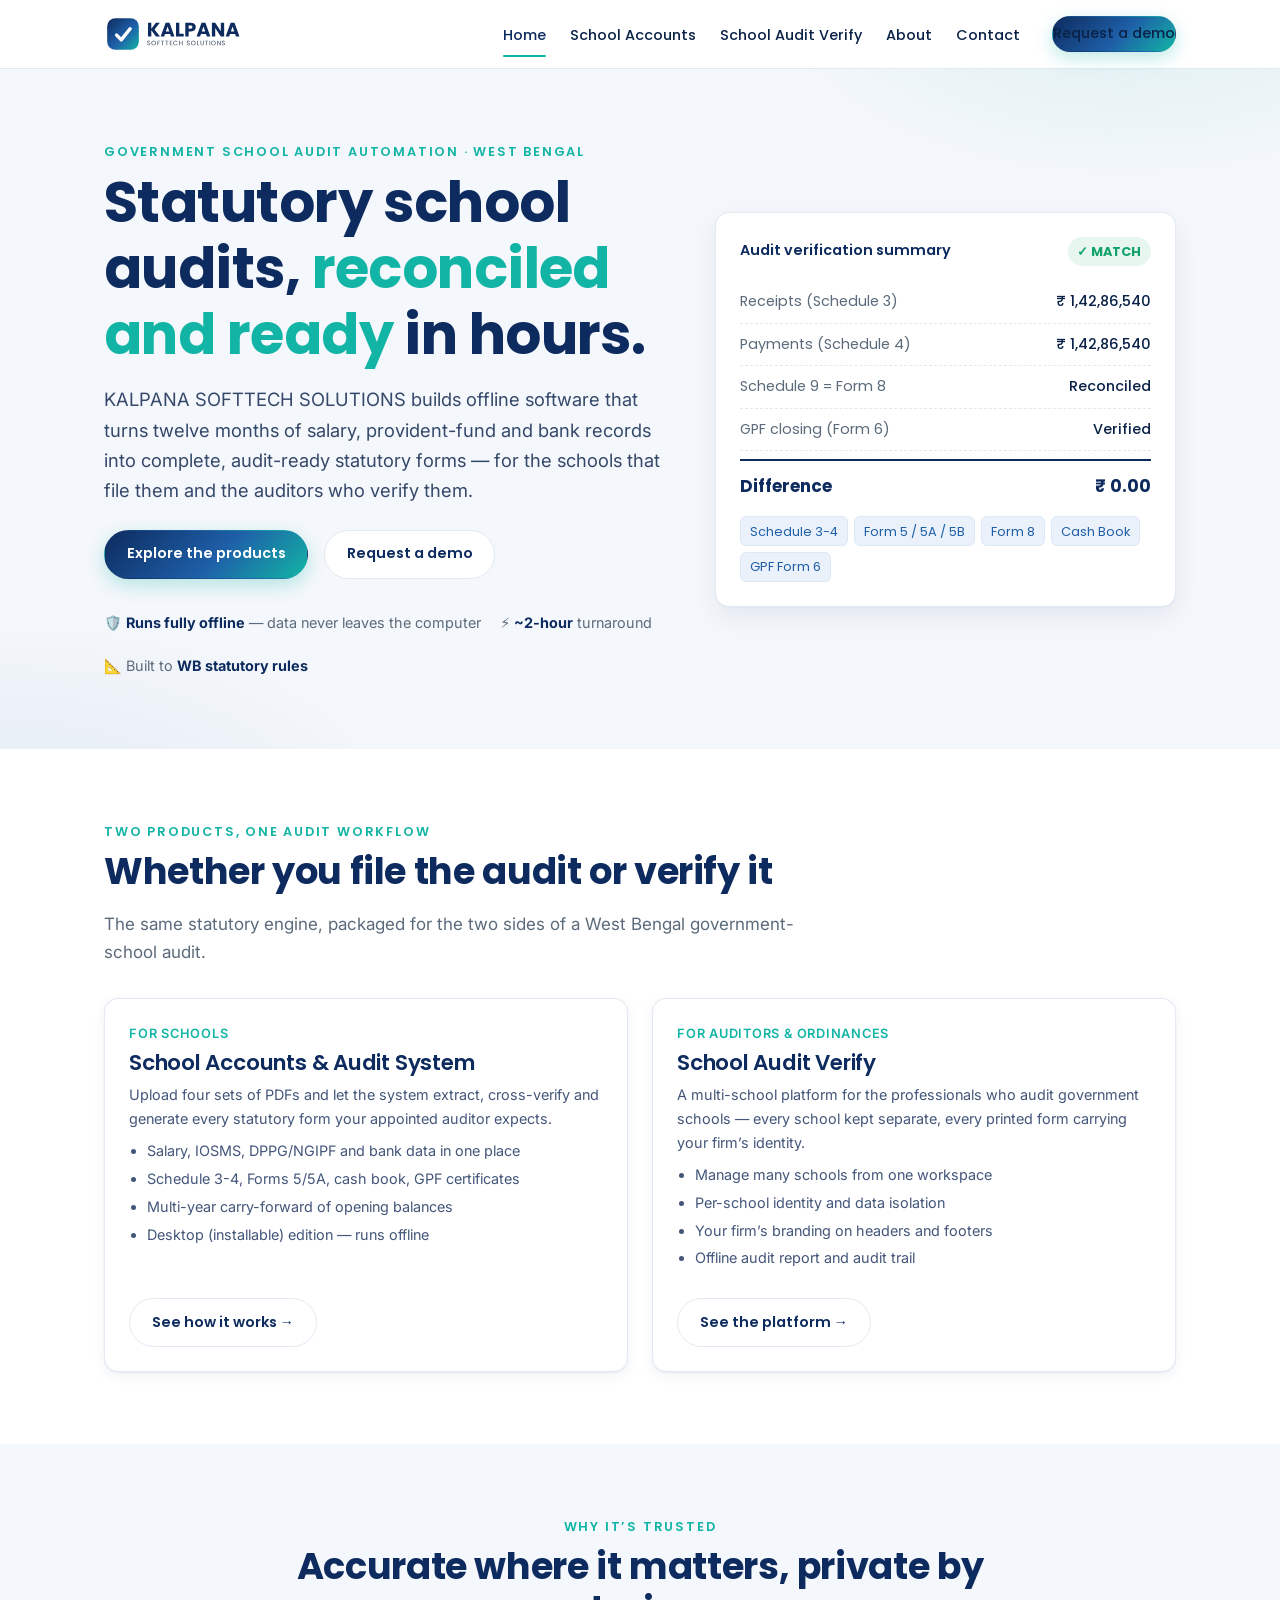
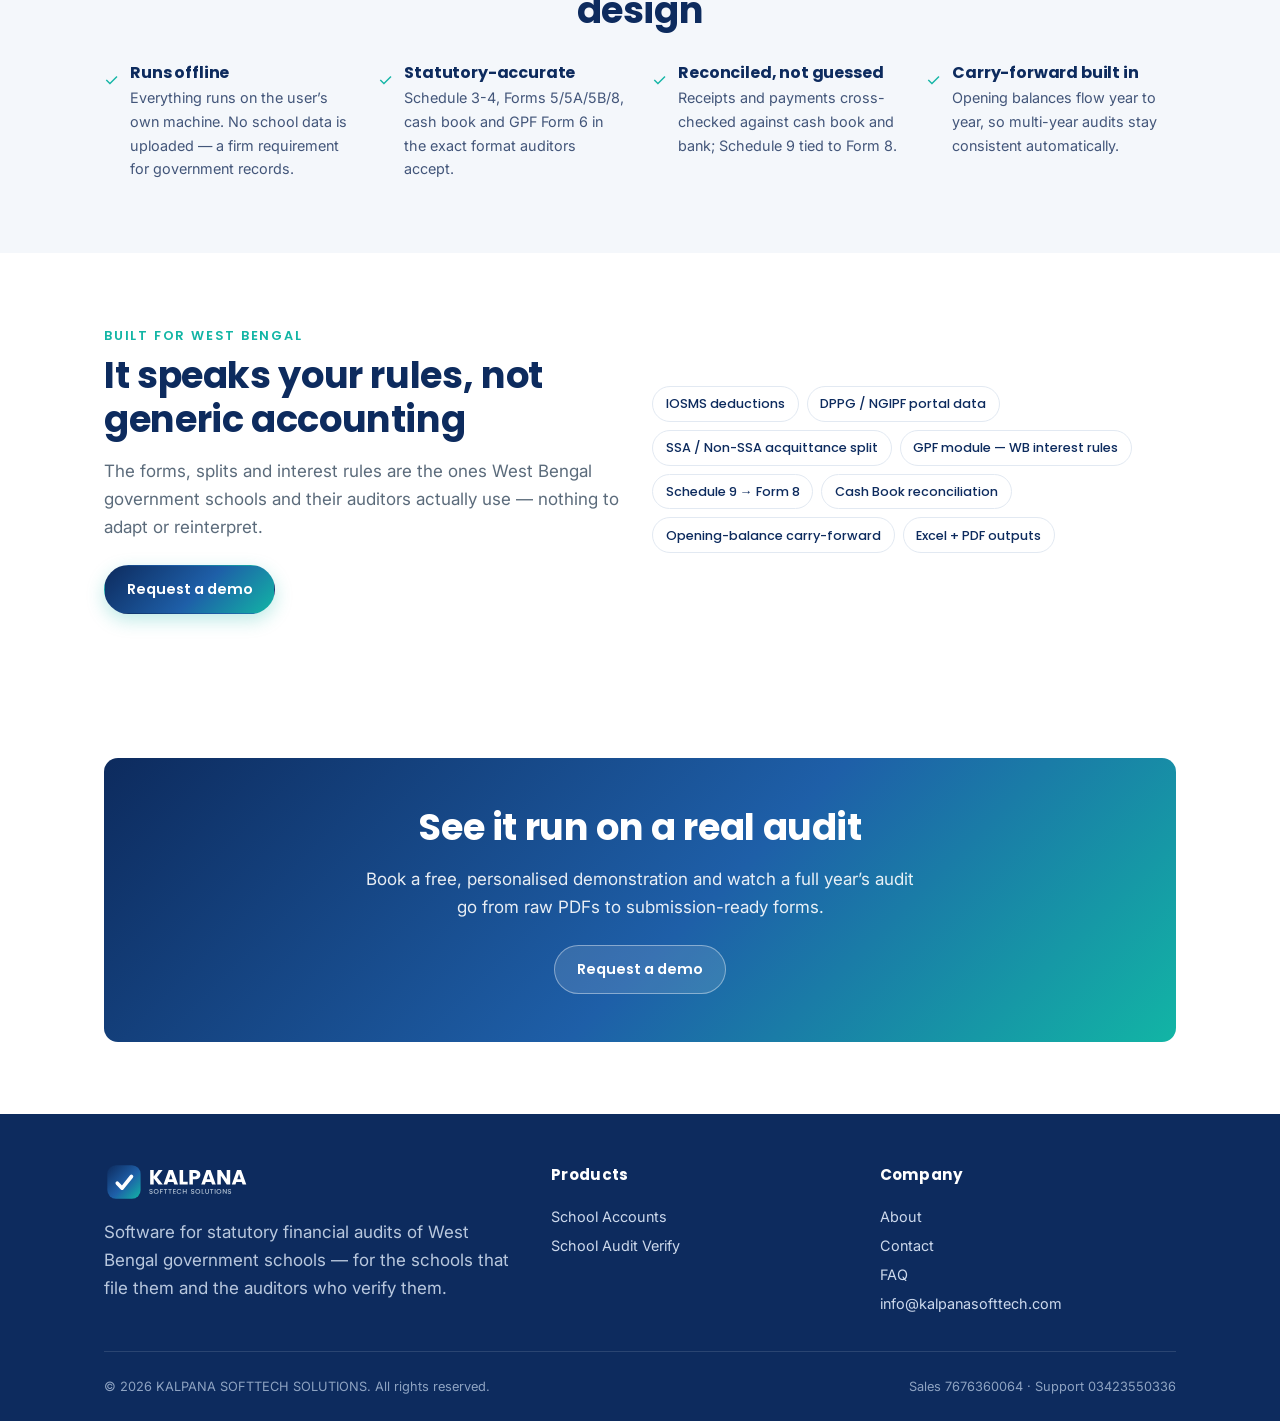
<file: index.html>
<!DOCTYPE html>
<html lang="en">
<head>
<meta charset="UTF-8">
<meta name="viewport" content="width=device-width, initial-scale=1.0">
<title>KALPANA SOFTTECH SOLUTIONS — School audit automation for West Bengal</title>
<meta name="description" content="Software that automates statutory financial audits for West Bengal government schools and the auditors who verify them. Runs offline; audit-ready forms in hours.">
<link rel="icon" href="assets/favicon.svg" type="image/svg+xml">
<link rel="alternate icon" href="assets/favicon-32.png">
<link rel="apple-touch-icon" href="assets/kalpana-icon-512.png">
<link rel="preconnect" href="https://fonts.googleapis.com">
<link rel="preconnect" href="https://fonts.gstatic.com" crossorigin>
<link href="https://fonts.googleapis.com/css2?family=Poppins:wght@400;500;600;700&family=Inter:wght@400;500;600&display=swap" rel="stylesheet">
<link rel="stylesheet" href="styles.css">
</head>
<body>

<header class="site-header">
  <div class="wrap nav">
    <a class="brand" href="index.html" aria-label="KALPANA SOFTTECH SOLUTIONS home">
      <img src="assets/kalpana-logo.svg" alt="KALPANA SOFTTECH SOLUTIONS">
    </a>
    <button class="nav-toggle" aria-label="Menu" aria-expanded="false" aria-controls="nav">
      <span></span><span></span><span></span>
    </button>
    <ul class="nav-links" id="nav">
      <li><a href="index.html" class="active">Home</a></li>
      <li><a href="school-accounts-audit-system.html">School Accounts</a></li>
      <li><a href="school-audit-verify.html">School Audit Verify</a></li>
      <li><a href="about.html">About</a></li>
      <li><a href="contact.html">Contact</a></li>
      <li class="nav-cta"><a class="btn btn-primary" href="contact.html">Request a demo</a></li>
    </ul>
  </div>
</header>

<main>

  <!-- HERO -->
  <section class="hero">
    <div class="wrap">
      <div class="hero-grid">
        <div>
          <p class="eyebrow">Government school audit automation · West Bengal</p>
          <h1>Statutory school audits, <span class="hl">reconciled and ready</span> in hours.</h1>
          <p class="lead">KALPANA SOFTTECH SOLUTIONS builds offline software that turns twelve months of salary, provident-fund and bank records into complete, audit-ready statutory forms — for the schools that file them and the auditors who verify them.</p>
          <div class="hero-cta">
            <a class="btn btn-primary" href="#products">Explore the products</a>
            <a class="btn btn-outline" href="contact.html">Request a demo</a>
          </div>
          <div class="hero-trust">
            <span>🛡️ <b>Runs fully offline</b> — data never leaves the computer</span>
            <span>⚡ <b>~2-hour</b> turnaround</span>
            <span>📐 Built to <b>WB statutory rules</b></span>
          </div>
        </div>

        <!-- Signature element: reconciliation / verification card -->
        <div class="verify-card" aria-hidden="true">
          <div class="vc-head">
            <span class="vc-title">Audit verification summary</span>
            <span class="vc-match">✓ MATCH</span>
          </div>
          <div class="vc-row"><span class="vc-k">Receipts (Schedule 3)</span><span class="vc-v">₹ 1,42,86,540</span></div>
          <div class="vc-row"><span class="vc-k">Payments (Schedule 4)</span><span class="vc-v">₹ 1,42,86,540</span></div>
          <div class="vc-row"><span class="vc-k">Schedule 9 = Form 8</span><span class="vc-v">Reconciled</span></div>
          <div class="vc-row"><span class="vc-k">GPF closing (Form 6)</span><span class="vc-v">Verified</span></div>
          <div class="vc-total"><span>Difference</span><span>₹ 0.00</span></div>
          <div class="vc-forms">
            <span class="vc-chip">Schedule 3-4</span>
            <span class="vc-chip">Form 5 / 5A / 5B</span>
            <span class="vc-chip">Form 8</span>
            <span class="vc-chip">Cash Book</span>
            <span class="vc-chip">GPF Form 6</span>
          </div>
        </div>
      </div>
    </div>
  </section>

  <!-- PRODUCTS -->
  <section class="section" id="products">
    <div class="wrap">
      <div class="section-head">
        <p class="eyebrow">Two products, one audit workflow</p>
        <h2>Whether you file the audit or verify it</h2>
        <p class="muted">The same statutory engine, packaged for the two sides of a West Bengal government-school audit.</p>
      </div>
      <div class="grid grid-2">
        <div class="card hover product-card reveal">
          <span class="pc-tag">For schools</span>
          <h3>School Accounts &amp; Audit System</h3>
          <p>Upload four sets of PDFs and let the system extract, cross-verify and generate every statutory form your appointed auditor expects.</p>
          <ul>
            <li>Salary, IOSMS, DPPG/NGIPF and bank data in one place</li>
            <li>Schedule 3-4, Forms 5/5A, cash book, GPF certificates</li>
            <li>Multi-year carry-forward of opening balances</li>
            <li>Desktop (installable) edition — runs offline</li>
          </ul>
          <div class="pc-foot"><a class="btn btn-outline" href="school-accounts-audit-system.html">See how it works →</a></div>
        </div>

        <div class="card hover product-card reveal">
          <span class="pc-tag">For auditors &amp; ordinances</span>
          <h3>School Audit Verify</h3>
          <p>A multi-school platform for the professionals who audit government schools — every school kept separate, every printed form carrying your firm’s identity.</p>
          <ul>
            <li>Manage many schools from one workspace</li>
            <li>Per-school identity and data isolation</li>
            <li>Your firm’s branding on headers and footers</li>
            <li>Offline audit report and audit trail</li>
          </ul>
          <div class="pc-foot"><a class="btn btn-outline" href="school-audit-verify.html">See the platform →</a></div>
        </div>
      </div>
    </div>
  </section>

  <!-- WHY / TRUST -->
  <section class="section section-tint">
    <div class="wrap">
      <div class="section-head center">
        <p class="eyebrow">Why it’s trusted</p>
        <h2>Accurate where it matters, private by design</h2>
      </div>
      <div class="grid grid-4">
        <div class="feat reveal"><span class="fk">✓</span><div><h4>Runs offline</h4><p>Everything runs on the user’s own machine. No school data is uploaded — a firm requirement for government records.</p></div></div>
        <div class="feat reveal"><span class="fk">✓</span><div><h4>Statutory-accurate</h4><p>Schedule 3-4, Forms 5/5A/5B/8, cash book and GPF Form 6 in the exact format auditors accept.</p></div></div>
        <div class="feat reveal"><span class="fk">✓</span><div><h4>Reconciled, not guessed</h4><p>Receipts and payments cross-checked against cash book and bank; Schedule 9 tied to Form 8.</p></div></div>
        <div class="feat reveal"><span class="fk">✓</span><div><h4>Carry-forward built in</h4><p>Opening balances flow year to year, so multi-year audits stay consistent automatically.</p></div></div>
      </div>
    </div>
  </section>

  <!-- WB SPECIFIC -->
  <section class="section">
    <div class="wrap">
      <div class="grid grid-2" style="align-items:center;">
        <div>
          <p class="eyebrow">Built for West Bengal</p>
          <h2>It speaks your rules, not generic accounting</h2>
          <p class="muted">The forms, splits and interest rules are the ones West Bengal government schools and their auditors actually use — nothing to adapt or reinterpret.</p>
          <div class="hero-cta">
            <a class="btn btn-primary" href="contact.html">Request a demo</a>
          </div>
        </div>
        <div class="chips">
          <span class="chip">IOSMS deductions</span>
          <span class="chip">DPPG / NGIPF portal data</span>
          <span class="chip">SSA / Non-SSA acquittance split</span>
          <span class="chip">GPF module — WB interest rules</span>
          <span class="chip">Schedule 9 → Form 8</span>
          <span class="chip">Cash Book reconciliation</span>
          <span class="chip">Opening-balance carry-forward</span>
          <span class="chip">Excel + PDF outputs</span>
        </div>
      </div>
    </div>
  </section>

  <!-- CTA -->
  <section class="section">
    <div class="wrap">
      <div class="cta-band reveal">
        <h2>See it run on a real audit</h2>
        <p>Book a free, personalised demonstration and watch a full year’s audit go from raw PDFs to submission-ready forms.</p>
        <a class="btn btn-ghost" href="contact.html">Request a demo</a>
      </div>
    </div>
  </section>

</main>

<footer class="site-footer">
  <div class="wrap">
    <div class="footer-grid">
      <div class="flogo">
        <img src="assets/kalpana-logo-dark.svg" alt="KALPANA SOFTTECH SOLUTIONS">
        <p>Software for statutory financial audits of West Bengal government schools — for the schools that file them and the auditors who verify them.</p>
      </div>
      <div>
        <h5>Products</h5>
        <ul>
          <li><a href="school-accounts-audit-system.html">School Accounts</a></li>
          <li><a href="school-audit-verify.html">School Audit Verify</a></li>
        </ul>
      </div>
      <div>
        <h5>Company</h5>
        <ul>
          <li><a href="about.html">About</a></li>
          <li><a href="contact.html">Contact</a></li>
          <li><a href="faq.html">FAQ</a></li>
        <li><a href="mailto:info@kalpanasofttech.com">info@kalpanasofttech.com</a></li>
        </ul>
      </div>
    </div>
    <div class="footer-bottom">
      <span>© 2026 KALPANA SOFTTECH SOLUTIONS. All rights reserved.</span>
      <span>Sales 7676360064 · Support 03423550336</span>
    </div>
  </div>
</footer>

<script src="main.js"></script>
</body>
</html>
</file>
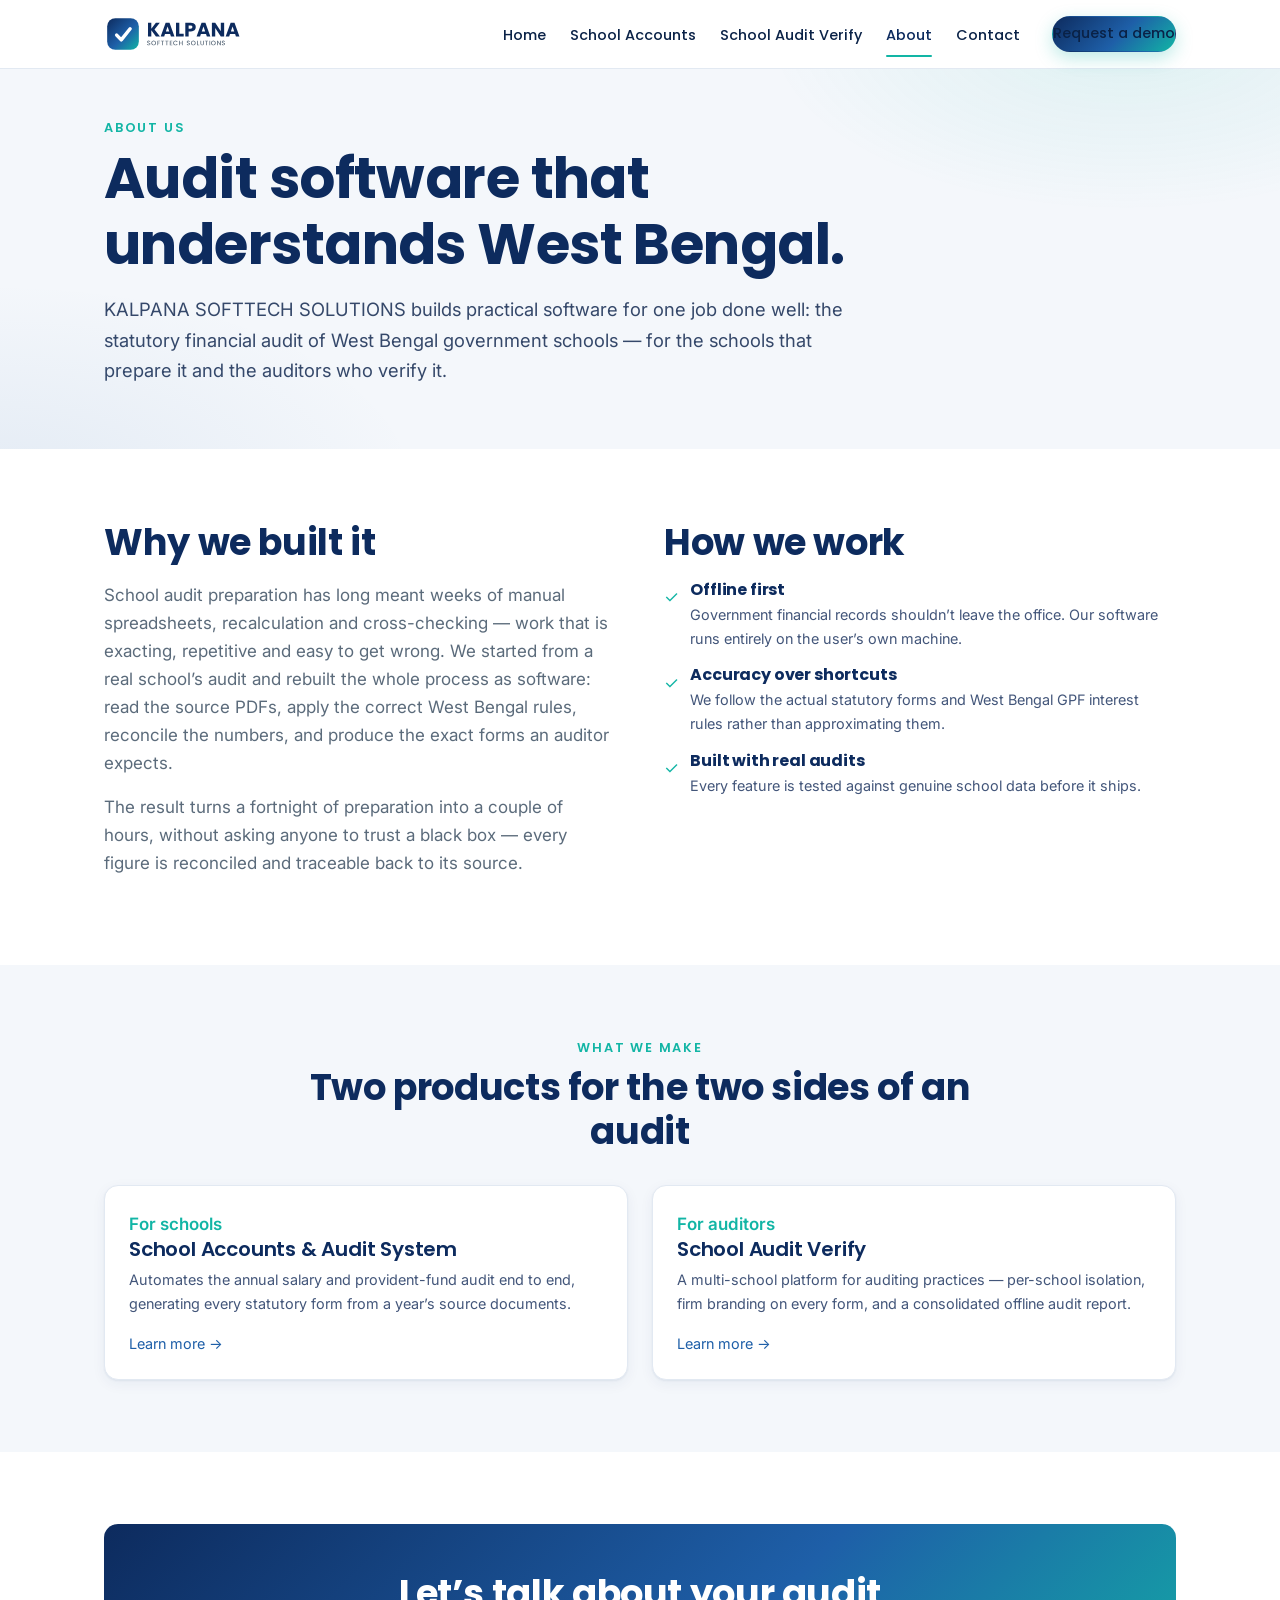
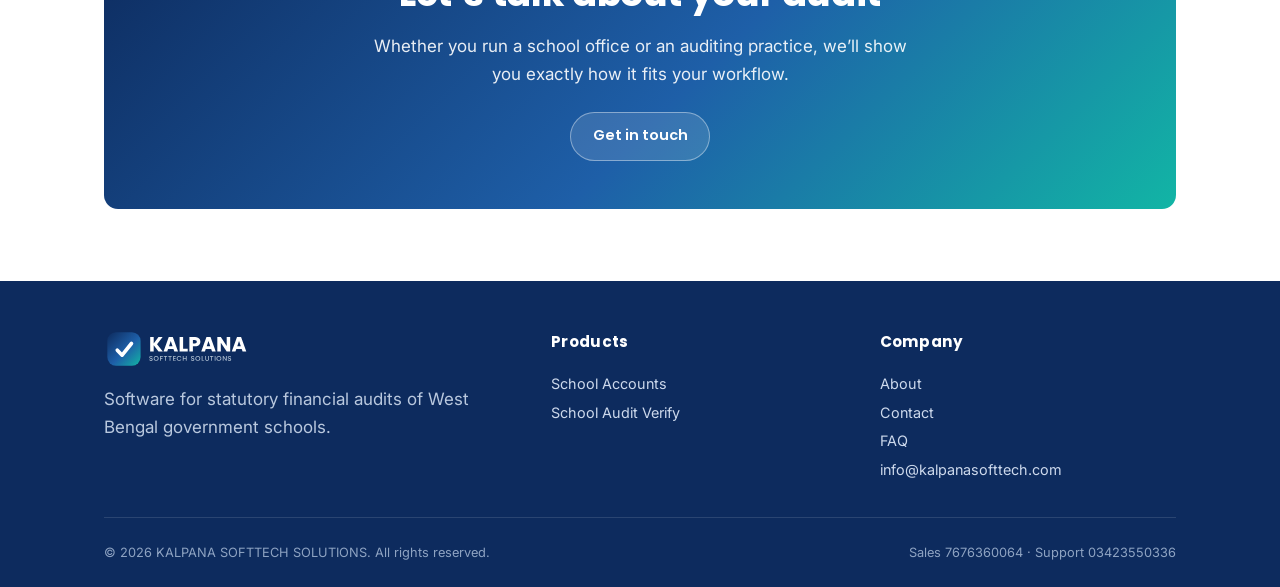
<file: about.html>
<!DOCTYPE html>
<html lang="en">
<head>
<meta charset="UTF-8">
<meta name="viewport" content="width=device-width, initial-scale=1.0">
<title>About — KALPANA SOFTTECH SOLUTIONS</title>
<meta name="description" content="KALPANA SOFTTECH SOLUTIONS builds offline audit-automation software for West Bengal government schools and the auditors who verify them.">
<link rel="icon" href="assets/favicon.svg" type="image/svg+xml">
<link rel="alternate icon" href="assets/favicon-32.png">
<link rel="apple-touch-icon" href="assets/kalpana-icon-512.png">
<link rel="preconnect" href="https://fonts.googleapis.com">
<link rel="preconnect" href="https://fonts.gstatic.com" crossorigin>
<link href="https://fonts.googleapis.com/css2?family=Poppins:wght@400;500;600;700&family=Inter:wght@400;500;600&display=swap" rel="stylesheet">
<link rel="stylesheet" href="styles.css">
</head>
<body>

<header class="site-header">
  <div class="wrap nav">
    <a class="brand" href="index.html" aria-label="KALPANA SOFTTECH SOLUTIONS home">
      <img src="assets/kalpana-logo.svg" alt="KALPANA SOFTTECH SOLUTIONS">
    </a>
    <button class="nav-toggle" aria-label="Menu" aria-expanded="false" aria-controls="nav"><span></span><span></span><span></span></button>
    <ul class="nav-links" id="nav">
      <li><a href="index.html">Home</a></li>
      <li><a href="school-accounts-audit-system.html">School Accounts</a></li>
      <li><a href="school-audit-verify.html">School Audit Verify</a></li>
      <li><a href="about.html" class="active">About</a></li>
      <li><a href="contact.html">Contact</a></li>
      <li class="nav-cta"><a class="btn btn-primary" href="contact.html">Request a demo</a></li>
    </ul>
  </div>
</header>

<main>

  <section class="hero">
    <div class="wrap">
      <div style="max-width:760px; padding: var(--sp-5) 0;">
        <p class="eyebrow">About us</p>
        <h1>Audit software that understands West Bengal.</h1>
        <p class="lead">KALPANA SOFTTECH SOLUTIONS builds practical software for one job done well: the statutory financial audit of West Bengal government schools — for the schools that prepare it and the auditors who verify it.</p>
      </div>
    </div>
  </section>

  <section class="section">
    <div class="wrap">
      <div class="grid grid-2" style="gap:var(--sp-5);">
        <div>
          <h2>Why we built it</h2>
          <p class="muted">School audit preparation has long meant weeks of manual spreadsheets, recalculation and cross-checking — work that is exacting, repetitive and easy to get wrong. We started from a real school’s audit and rebuilt the whole process as software: read the source PDFs, apply the correct West Bengal rules, reconcile the numbers, and produce the exact forms an auditor expects.</p>
          <p class="muted">The result turns a fortnight of preparation into a couple of hours, without asking anyone to trust a black box — every figure is reconciled and traceable back to its source.</p>
        </div>
        <div>
          <h2>How we work</h2>
          <div class="stack-sm">
            <div class="feat"><span class="fk">✓</span><div><h4>Offline first</h4><p>Government financial records shouldn’t leave the office. Our software runs entirely on the user’s own machine.</p></div></div>
            <div class="feat"><span class="fk">✓</span><div><h4>Accuracy over shortcuts</h4><p>We follow the actual statutory forms and West Bengal GPF interest rules rather than approximating them.</p></div></div>
            <div class="feat"><span class="fk">✓</span><div><h4>Built with real audits</h4><p>Every feature is tested against genuine school data before it ships.</p></div></div>
          </div>
        </div>
      </div>
    </div>
  </section>

  <section class="section section-tint">
    <div class="wrap">
      <div class="section-head center">
        <p class="eyebrow">What we make</p>
        <h2>Two products for the two sides of an audit</h2>
      </div>
      <div class="grid grid-2">
        <div class="card hover reveal">
          <span class="pc-tag" style="color:var(--teal);font-weight:600;">For schools</span>
          <h3>School Accounts &amp; Audit System</h3>
          <p>Automates the annual salary and provident-fund audit end to end, generating every statutory form from a year’s source documents.</p>
          <p style="margin-top:1rem;"><a href="school-accounts-audit-system.html">Learn more →</a></p>
        </div>
        <div class="card hover reveal">
          <span class="pc-tag" style="color:var(--teal);font-weight:600;">For auditors</span>
          <h3>School Audit Verify</h3>
          <p>A multi-school platform for auditing practices — per-school isolation, firm branding on every form, and a consolidated offline audit report.</p>
          <p style="margin-top:1rem;"><a href="school-audit-verify.html">Learn more →</a></p>
        </div>
      </div>
    </div>
  </section>

  <section class="section">
    <div class="wrap">
      <div class="cta-band reveal">
        <h2>Let’s talk about your audit</h2>
        <p>Whether you run a school office or an auditing practice, we’ll show you exactly how it fits your workflow.</p>
        <a class="btn btn-ghost" href="contact.html">Get in touch</a>
      </div>
    </div>
  </section>

</main>

<footer class="site-footer">
  <div class="wrap">
    <div class="footer-grid">
      <div class="flogo">
        <img src="assets/kalpana-logo-dark.svg" alt="KALPANA SOFTTECH SOLUTIONS">
        <p>Software for statutory financial audits of West Bengal government schools.</p>
      </div>
      <div><h5>Products</h5><ul>
        <li><a href="school-accounts-audit-system.html">School Accounts</a></li>
        <li><a href="school-audit-verify.html">School Audit Verify</a></li>
      </ul></div>
      <div><h5>Company</h5><ul>
        <li><a href="about.html">About</a></li>
        <li><a href="contact.html">Contact</a></li>
        <li><a href="faq.html">FAQ</a></li>
        <li><a href="mailto:info@kalpanasofttech.com">info@kalpanasofttech.com</a></li>
      </ul></div>
    </div>
    <div class="footer-bottom">
      <span>© 2026 KALPANA SOFTTECH SOLUTIONS. All rights reserved.</span>
      <span>Sales 7676360064 · Support 03423550336</span>
    </div>
  </div>
</footer>

<script src="main.js"></script>
</body>
</html>
</file>
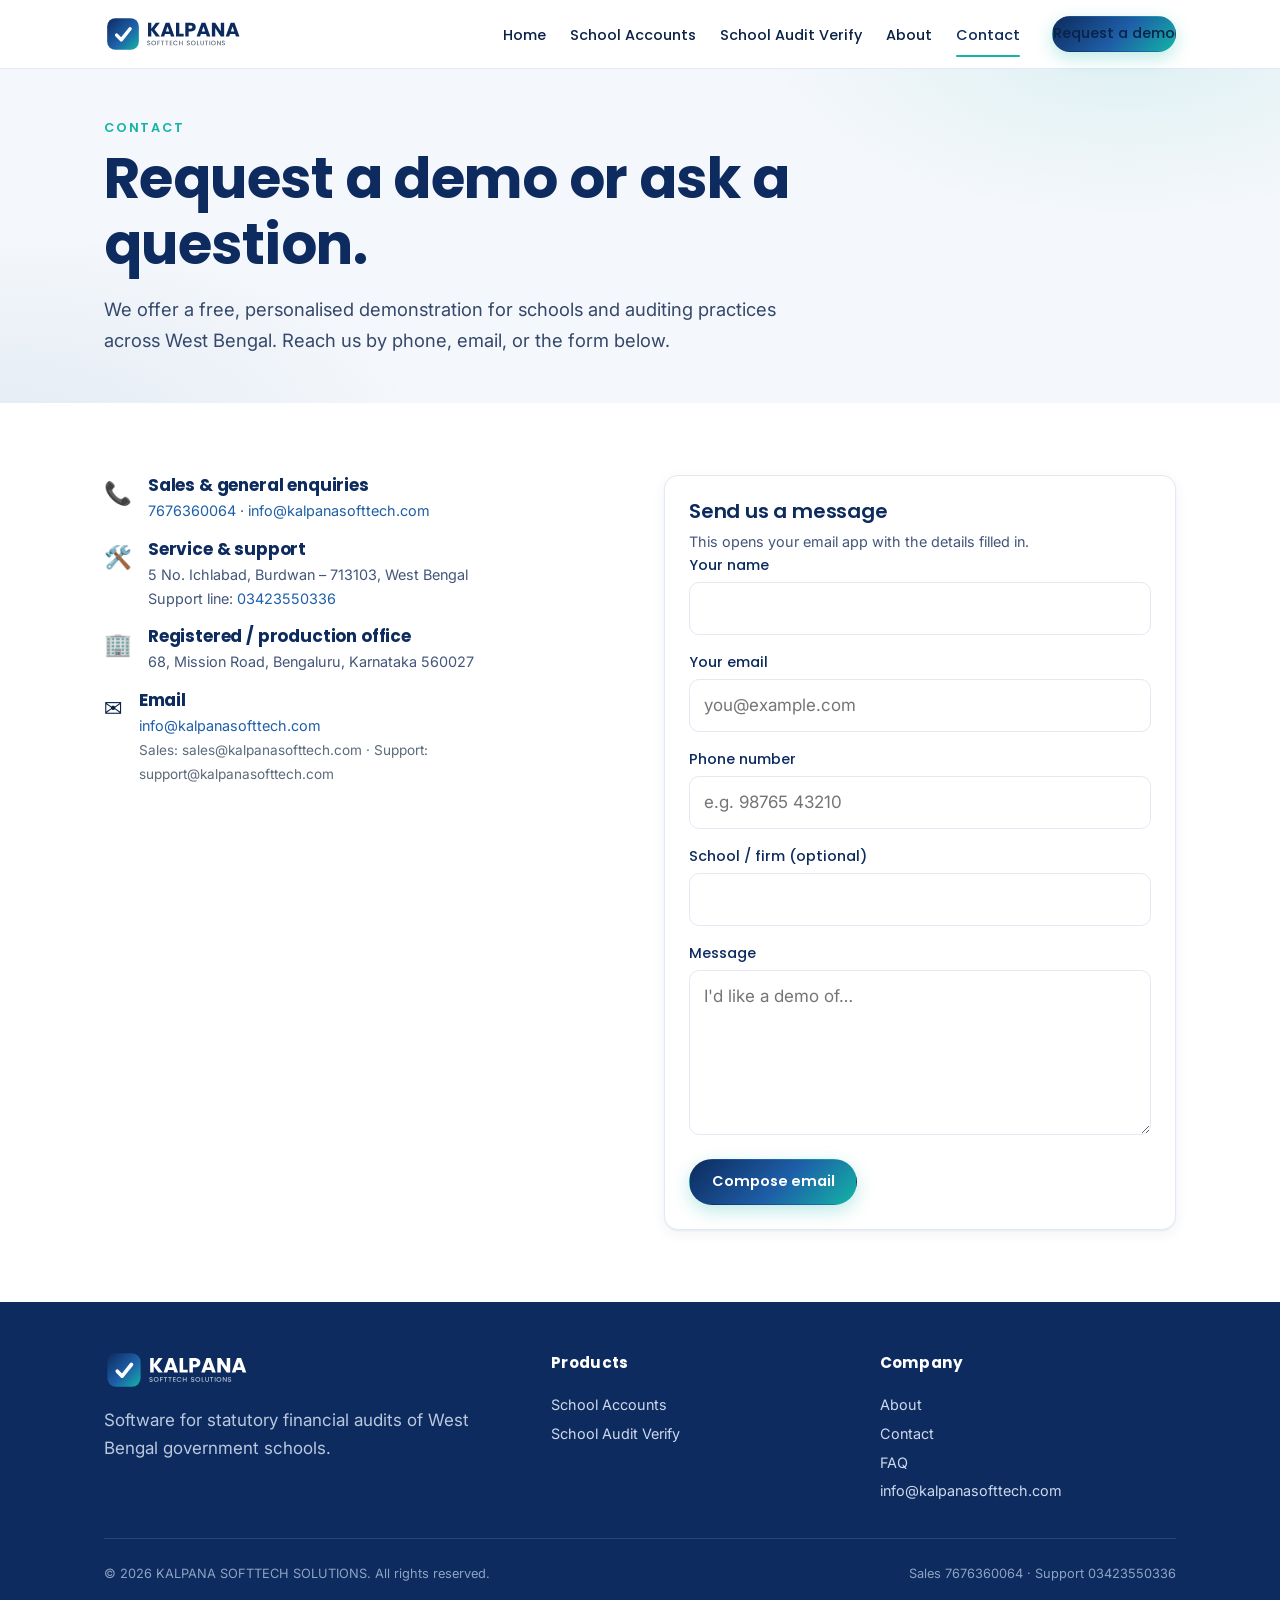
<file: contact.html>
<!DOCTYPE html>
<html lang="en">
<head>
<meta charset="UTF-8">
<meta name="viewport" content="width=device-width, initial-scale=1.0">
<title>Contact — KALPANA SOFTTECH SOLUTIONS</title>
<meta name="description" content="Request a demo or reach KALPANA SOFTTECH SOLUTIONS. Sales, support and office details for our school audit software.">
<link rel="icon" href="assets/favicon.svg" type="image/svg+xml">
<link rel="alternate icon" href="assets/favicon-32.png">
<link rel="apple-touch-icon" href="assets/kalpana-icon-512.png">
<link rel="preconnect" href="https://fonts.googleapis.com">
<link rel="preconnect" href="https://fonts.gstatic.com" crossorigin>
<link href="https://fonts.googleapis.com/css2?family=Poppins:wght@400;500;600;700&family=Inter:wght@400;500;600&display=swap" rel="stylesheet">
<link rel="stylesheet" href="styles.css">
</head>
<body>

<header class="site-header">
  <div class="wrap nav">
    <a class="brand" href="index.html" aria-label="KALPANA SOFTTECH SOLUTIONS home">
      <img src="assets/kalpana-logo.svg" alt="KALPANA SOFTTECH SOLUTIONS">
    </a>
    <button class="nav-toggle" aria-label="Menu" aria-expanded="false" aria-controls="nav"><span></span><span></span><span></span></button>
    <ul class="nav-links" id="nav">
      <li><a href="index.html">Home</a></li>
      <li><a href="school-accounts-audit-system.html">School Accounts</a></li>
      <li><a href="school-audit-verify.html">School Audit Verify</a></li>
      <li><a href="about.html">About</a></li>
      <li><a href="contact.html" class="active">Contact</a></li>
      <li class="nav-cta"><a class="btn btn-primary" href="#form">Request a demo</a></li>
    </ul>
  </div>
</header>

<main>

  <section class="hero">
    <div class="wrap">
      <div style="max-width:720px; padding: var(--sp-5) 0 var(--sp-4);">
        <p class="eyebrow">Contact</p>
        <h1>Request a demo or ask a question.</h1>
        <p class="lead">We offer a free, personalised demonstration for schools and auditing practices across West Bengal. Reach us by phone, email, or the form below.</p>
      </div>
    </div>
  </section>

  <section class="section">
    <div class="wrap">
      <div class="grid grid-2" style="gap:var(--sp-5); align-items:start;">

        <!-- Left: details -->
        <div class="stack-sm">
          <div class="office"><span class="oi">📞</span><div>
            <h4>Sales &amp; general enquiries</h4>
            <p><a href="tel:+917676360064">7676360064</a> · <a href="mailto:info@kalpanasofttech.com">info@kalpanasofttech.com</a></p>
          </div></div>

          <div class="office"><span class="oi">🛠️</span><div>
            <h4>Service &amp; support</h4>
            <p>5 No. Ichlabad, Burdwan – 713103, West Bengal<br>
            Support line: <a href="tel:+913423550336">03423550336</a></p>
          </div></div>

          <div class="office"><span class="oi">🏢</span><div>
            <h4>Registered / production office</h4>
            <p>68, Mission Road, Bengaluru, Karnataka 560027</p>
          </div></div>

          <div class="office"><span class="oi">✉️</span><div>
            <h4>Email</h4>
            <p><a href="mailto:info@kalpanasofttech.com">info@kalpanasofttech.com</a><br>
            <span class="muted" style="font-size:.85rem;">Sales: sales@kalpanasofttech.com · Support: support@kalpanasofttech.com</span></p>
          </div></div>
        </div>

        <!-- Right: form -->
        <div class="card" id="form">
          <h3>Send us a message</h3>
          <p class="muted" style="font-size:.9rem;">This opens your email app with the details filled in.</p>
          <form id="contactForm" novalidate>
            <div class="field">
              <label for="name">Your name</label>
              <input id="name" name="name" type="text" autocomplete="name" required>
            </div>
            <div class="field">
              <label for="email">Your email</label>
              <input id="email" name="email" type="email" autocomplete="email" placeholder="you@example.com" required>
            </div>
            <div class="field">
              <label for="phone">Phone number</label>
              <input id="phone" name="phone" type="tel" autocomplete="tel" placeholder="e.g. 98765 43210">
            </div>
            <div class="field">
              <label for="org">School / firm (optional)</label>
              <input id="org" name="org" type="text" autocomplete="organization">
            </div>
            <div class="field">
              <label for="message">Message</label>
              <textarea id="message" name="message" rows="5" placeholder="I'd like a demo of…"></textarea>
            </div>
            <button class="btn btn-primary" type="submit">Compose email</button>
          </form>
        </div>

      </div>
    </div>
  </section>

</main>

<footer class="site-footer">
  <div class="wrap">
    <div class="footer-grid">
      <div class="flogo">
        <img src="assets/kalpana-logo-dark.svg" alt="KALPANA SOFTTECH SOLUTIONS">
        <p>Software for statutory financial audits of West Bengal government schools.</p>
      </div>
      <div><h5>Products</h5><ul>
        <li><a href="school-accounts-audit-system.html">School Accounts</a></li>
        <li><a href="school-audit-verify.html">School Audit Verify</a></li>
      </ul></div>
      <div><h5>Company</h5><ul>
        <li><a href="about.html">About</a></li>
        <li><a href="contact.html">Contact</a></li>
        <li><a href="faq.html">FAQ</a></li>
        <li><a href="mailto:info@kalpanasofttech.com">info@kalpanasofttech.com</a></li>
      </ul></div>
    </div>
    <div class="footer-bottom">
      <span>© 2026 KALPANA SOFTTECH SOLUTIONS. All rights reserved.</span>
      <span>Sales 7676360064 · Support 03423550336</span>
    </div>
  </div>
</footer>

<script src="main.js"></script>
</body>
</html>
</file>
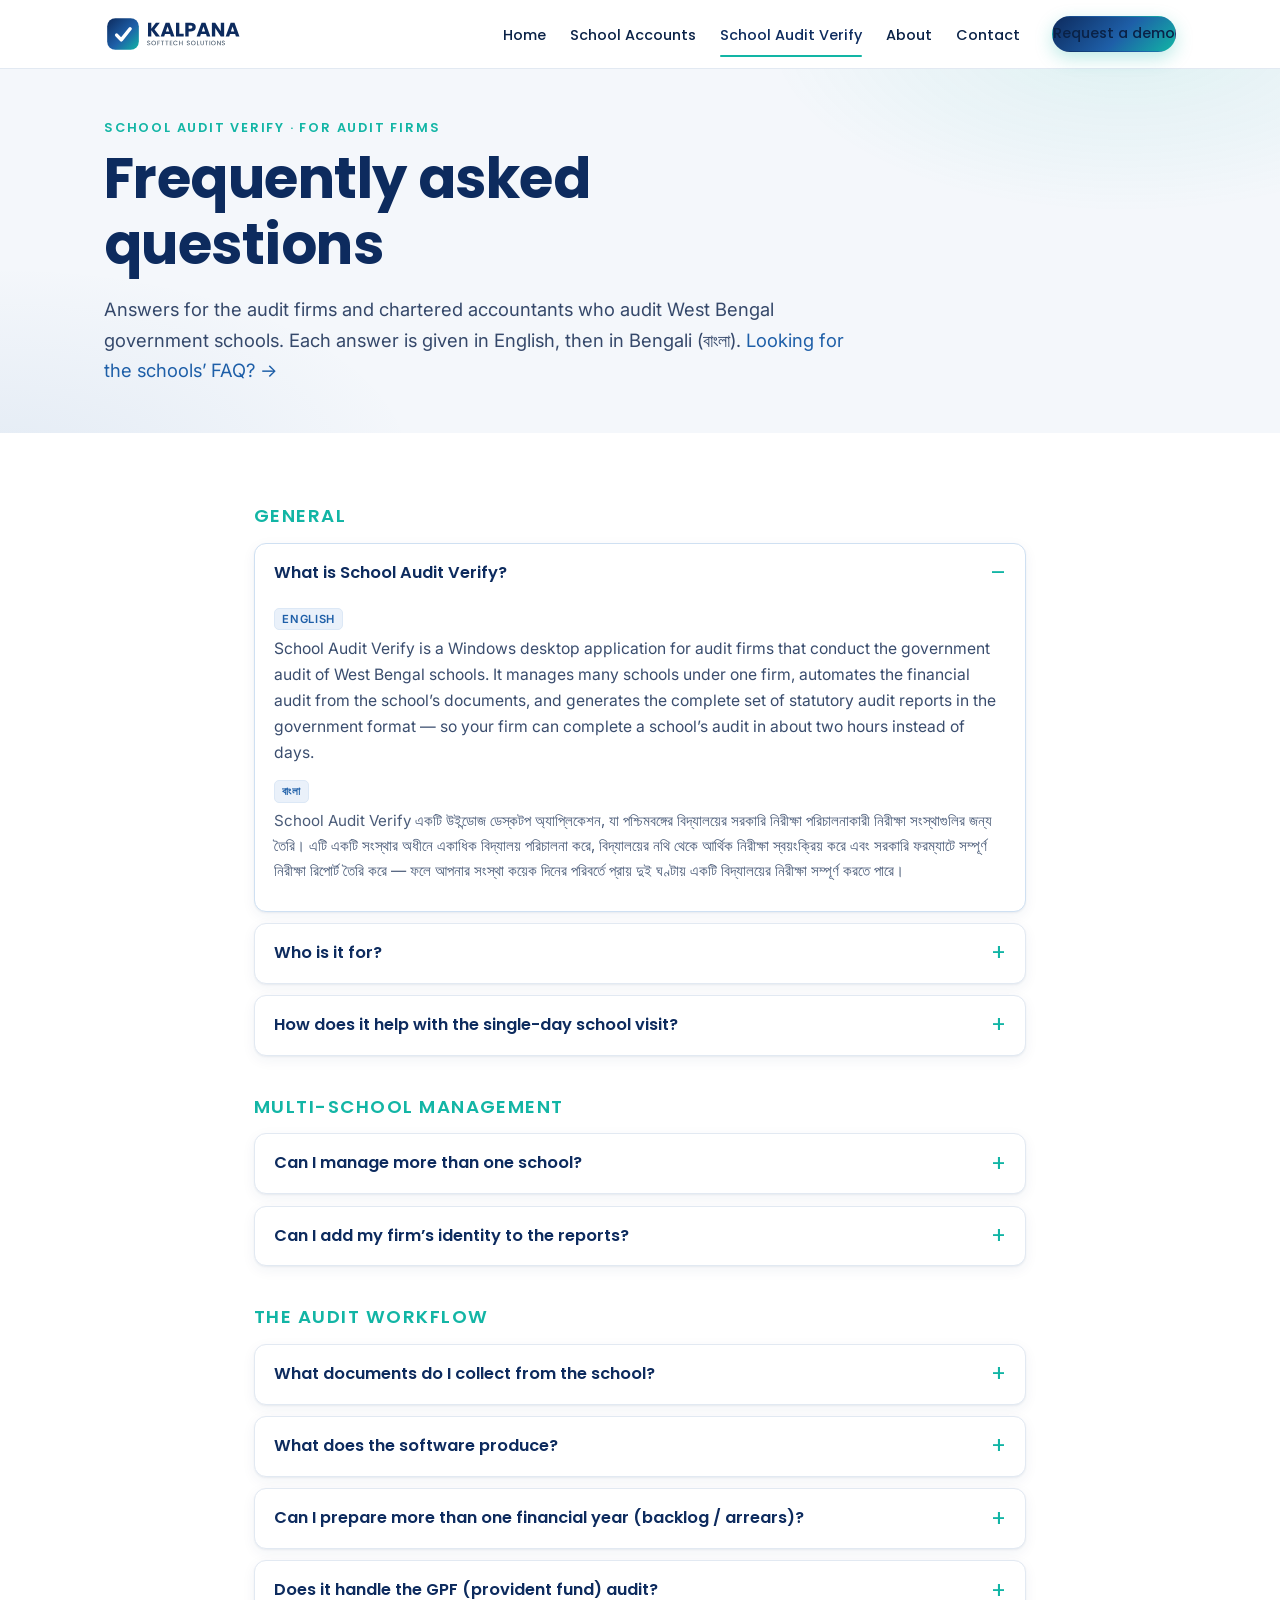
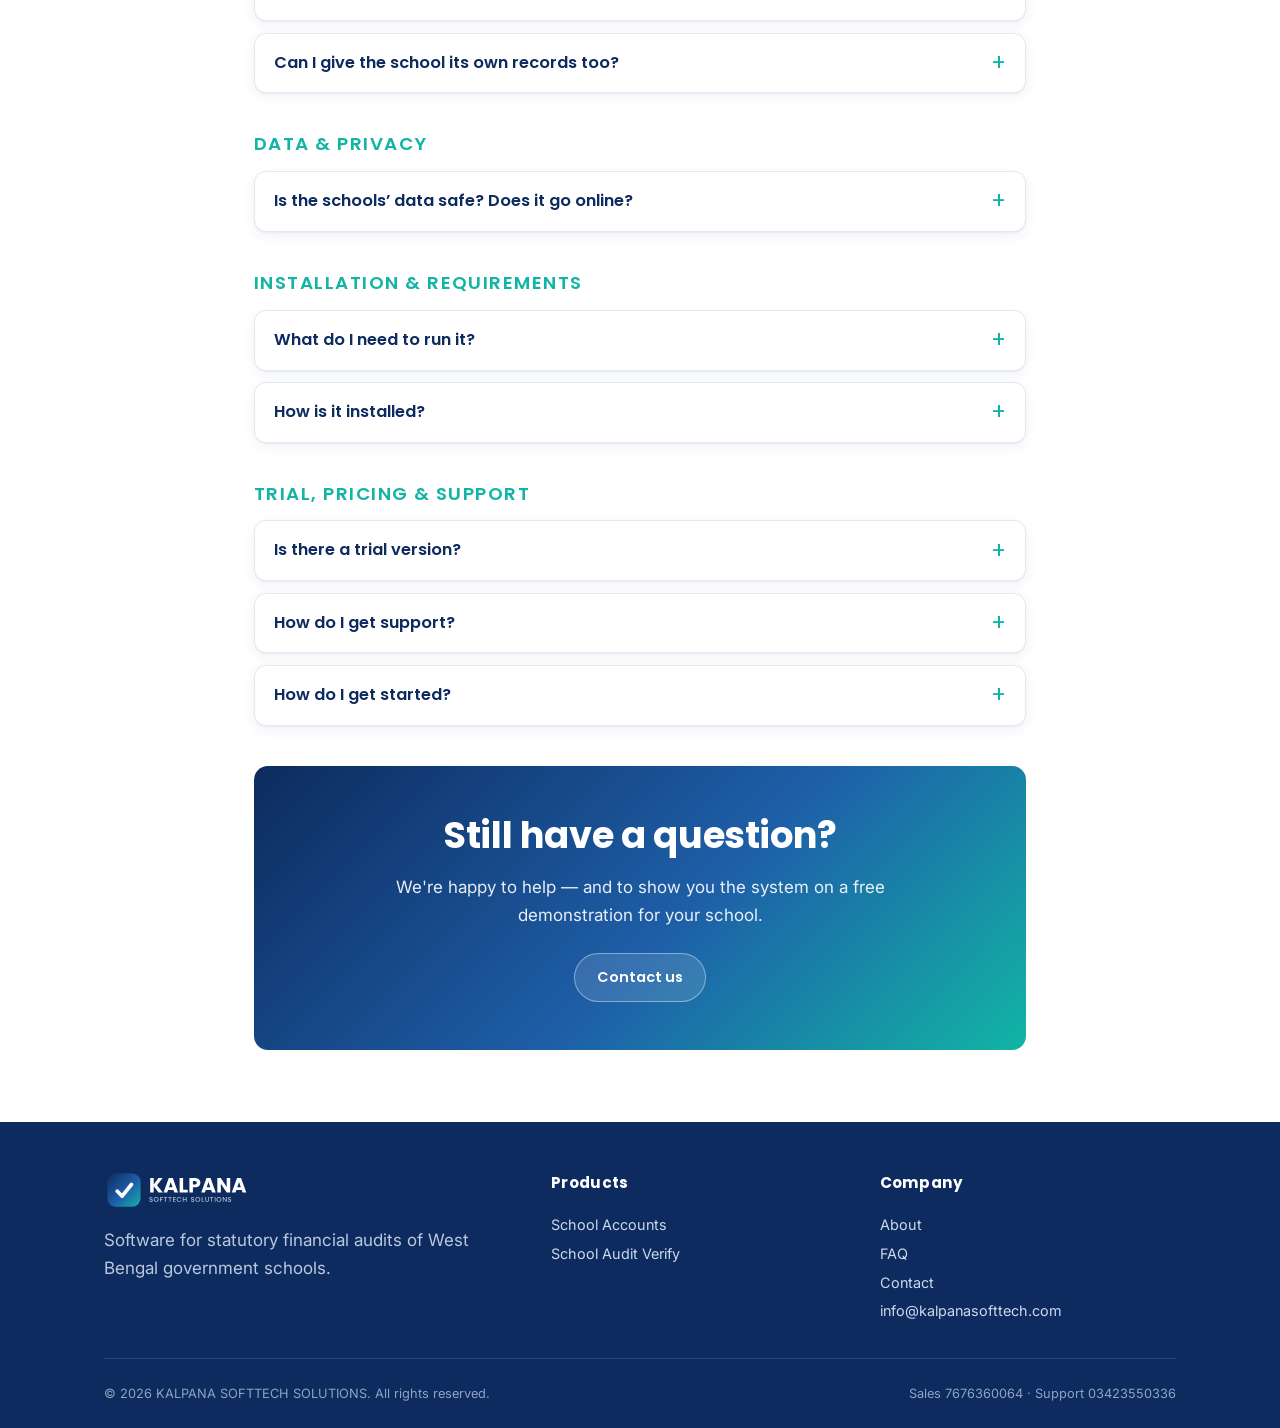
<file: faq-auditor.html>
<!DOCTYPE html>
<html lang="en">
<head>
<meta charset="UTF-8">
<meta name="viewport" content="width=device-width, initial-scale=1.0">
<title>FAQ — School Audit Verify (for audit firms) | KALPANA SOFTTECH SOLUTIONS</title>
<meta name="description" content="Frequently asked questions about School Audit Verify — the multi-school audit software for the firms and chartered accountants who audit West Bengal government schools.">
<link rel="icon" href="assets/favicon.svg" type="image/svg+xml">
<link rel="alternate icon" href="assets/favicon-32.png">
<link rel="apple-touch-icon" href="assets/kalpana-icon-512.png">
<link rel="preconnect" href="https://fonts.googleapis.com">
<link rel="preconnect" href="https://fonts.gstatic.com" crossorigin>
<link href="https://fonts.googleapis.com/css2?family=Poppins:wght@400;500;600;700&family=Inter:wght@400;500;600&display=swap" rel="stylesheet">
<link rel="stylesheet" href="styles.css">
<style>
  .faq-group { margin-bottom: 2.5rem; }
  .faq-group > h3 {
    font-family:"Poppins",sans-serif; font-size:1.15rem; color:var(--teal);
    text-transform:uppercase; letter-spacing:.08em; margin:0 0 1rem;
  }
  details.qa {
    background:#fff; border:1px solid var(--line); border-radius:12px;
    margin-bottom:.7rem; overflow:hidden; box-shadow:var(--shadow-sm);
  }
  details.qa[open] { border-color:#cfe0f2; }
  details.qa > summary {
    list-style:none; cursor:pointer; padding:1rem 1.2rem; font-family:"Poppins",sans-serif;
    font-weight:600; color:var(--navy); font-size:1.02rem; display:flex; align-items:center;
    justify-content:space-between; gap:1rem;
  }
  details.qa > summary::-webkit-details-marker { display:none; }
  details.qa > summary::after {
    content:"+"; font-size:1.4rem; color:var(--teal); font-weight:400; line-height:1; flex:0 0 auto;
  }
  details.qa[open] > summary::after { content:"\2013"; }
  details.qa .ans { padding:0 1.2rem 1.1rem; }
  details.qa .ans p { margin:0 0 .6rem; color:#3a4d6e; font-size:.98rem; }
  details.qa .ans .bn { color:#4a5b78; font-size:.95rem; }
  details.qa .ans .lbl {
    display:inline-block; font-size:.7rem; font-weight:600; letter-spacing:.06em; text-transform:uppercase;
    color:var(--blue); background:#EAF1FA; border:1px solid #DCE8F6; padding:1px 7px; border-radius:5px; margin-bottom:.35rem;
  }
</style>
</head>
<body>

<header class="site-header">
  <div class="wrap nav">
    <a class="brand" href="index.html" aria-label="KALPANA SOFTTECH SOLUTIONS home">
      <img src="assets/kalpana-logo.svg" alt="KALPANA SOFTTECH SOLUTIONS">
    </a>
    <button class="nav-toggle" aria-label="Menu" aria-expanded="false" aria-controls="nav"><span></span><span></span><span></span></button>
    <ul class="nav-links" id="nav">
      <li><a href="index.html">Home</a></li>
      <li><a href="school-accounts-audit-system.html">School Accounts</a></li>
      <li><a href="school-audit-verify.html" class="active">School Audit Verify</a></li>
      <li><a href="about.html">About</a></li>
      <li><a href="contact.html">Contact</a></li>
      <li class="nav-cta"><a class="btn btn-primary" href="contact.html">Request a demo</a></li>
    </ul>
  </div>
</header>

<main>

  <section class="hero">
    <div class="wrap">
      <div style="max-width:760px; padding: var(--sp-5) 0 var(--sp-4);">
        <p class="eyebrow">School Audit Verify · For audit firms</p>
        <h1>Frequently asked questions</h1>
        <p class="lead">Answers for the audit firms and chartered accountants who audit West Bengal government schools. Each answer is given in English, then in Bengali (বাংলা). <a href="faq.html">Looking for the schools’ FAQ? →</a></p>
      </div>
    </div>
  </section>

  <section class="section">
    <div class="wrap" style="max-width:820px;">

            <div class="faq-group">
        <h3>General</h3>
        <details class="qa" open>
          <summary>What is School Audit Verify?</summary>
          <div class="ans">
            <span class="lbl">English</span>
            <p>School Audit Verify is a Windows desktop application for audit firms that conduct the government audit of West Bengal schools. It manages many schools under one firm, automates the financial audit from the school’s documents, and generates the complete set of statutory audit reports in the government format — so your firm can complete a school’s audit in about two hours instead of days.</p>
            <span class="lbl">বাংলা</span>
            <p class="bn">School Audit Verify একটি উইন্ডোজ ডেস্কটপ অ্যাপ্লিকেশন, যা পশ্চিমবঙ্গের বিদ্যালয়ের সরকারি নিরীক্ষা পরিচালনাকারী নিরীক্ষা সংস্থাগুলির জন্য তৈরি। এটি একটি সংস্থার অধীনে একাধিক বিদ্যালয় পরিচালনা করে, বিদ্যালয়ের নথি থেকে আর্থিক নিরীক্ষা স্বয়ংক্রিয় করে এবং সরকারি ফরম্যাটে সম্পূর্ণ নিরীক্ষা রিপোর্ট তৈরি করে — ফলে আপনার সংস্থা কয়েক দিনের পরিবর্তে প্রায় দুই ঘণ্টায় একটি বিদ্যালয়ের নিরীক্ষা সম্পূর্ণ করতে পারে।</p>
          </div>
        </details>
        <details class="qa">
          <summary>Who is it for?</summary>
          <div class="ans">
            <span class="lbl">English</span>
            <p>It is built for chartered accountants and audit firms who audit government and government-aided schools in West Bengal.</p>
            <span class="lbl">বাংলা</span>
            <p class="bn">এটি পশ্চিমবঙ্গের সরকারি ও সরকার-পোষিত বিদ্যালয়ের নিরীক্ষাকারী চার্টার্ড অ্যাকাউন্ট্যান্ট ও নিরীক্ষা সংস্থার জন্য তৈরি।</p>
          </div>
        </details>
        <details class="qa">
          <summary>How does it help with the single-day school visit?</summary>
          <div class="ans">
            <span class="lbl">English</span>
            <p>The government school audit must be completed in a single day at the school — demanding, especially for large schools. This software lets your team arrive fully prepared: the school’s documents are entered in advance in the government format, the financial data reconciles automatically, and the complete report is ready in about two hours.</p>
            <span class="lbl">বাংলা</span>
            <p class="bn">সরকারি বিদ্যালয়ের নিরীক্ষা বিদ্যালয়ে একদিনেই সম্পূর্ণ করতে হয় — বিশেষত বড় বিদ্যালয়ের ক্ষেত্রে কঠিন। এই সফটওয়্যার আপনার দলকে সম্পূর্ণ প্রস্তুত হয়ে পৌঁছাতে সাহায্য করে: বিদ্যালয়ের নথি আগে থেকে সরকারি ফরম্যাটে প্রবেশ করানো থাকে, আর্থিক তথ্য স্বয়ংক্রিয়ভাবে মিলে যায় এবং সম্পূর্ণ রিপোর্ট প্রায় দুই ঘণ্টায় প্রস্তুত হয়।</p>
          </div>
        </details>
      </div>

      <div class="faq-group">
        <h3>Multi-School Management</h3>
        <details class="qa">
          <summary>Can I manage more than one school?</summary>
          <div class="ans">
            <span class="lbl">English</span>
            <p>Yes. School Audit Verify is a multi-school platform. You add each school you audit, keep them separate and organised, and switch between them at any time. Every school’s data stays isolated from the others.</p>
            <span class="lbl">বাংলা</span>
            <p class="bn">হ্যাঁ। School Audit Verify একটি বহু-বিদ্যালয় প্ল্যাটফর্ম। আপনি নিরীক্ষা করা প্রতিটি বিদ্যালয় যোগ করেন, সেগুলি পৃথক ও সুসংগঠিত রাখেন এবং যে কোনো সময় একটি থেকে অন্যটিতে যেতে পারেন। প্রতিটি বিদ্যালয়ের তথ্য অন্যগুলি থেকে পৃথক থাকে।</p>
          </div>
        </details>
        <details class="qa">
          <summary>Can I add my firm’s identity to the reports?</summary>
          <div class="ans">
            <span class="lbl">English</span>
            <p>Yes. Your firm’s name, address, and ICAI membership appear on the audit reports — the footer carries your firm’s contact details, and the signature block carries your firm’s registration, exactly as the government format requires. The reports you hand over are your firm’s, ready to sign.</p>
            <span class="lbl">বাংলা</span>
            <p class="bn">হ্যাঁ। আপনার সংস্থার নাম, ঠিকানা ও ICAI সদস্যপদ নিরীক্ষা রিপোর্টে প্রদর্শিত হয় — ফুটারে আপনার সংস্থার যোগাযোগ বিবরণ এবং স্বাক্ষর ব্লকে আপনার সংস্থার রেজিস্ট্রেশন থাকে, ঠিক যেমন সরকারি ফরম্যাট প্রয়োজন। আপনি যে রিপোর্ট হস্তান্তর করেন তা আপনার সংস্থার, স্বাক্ষরের জন্য প্রস্তুত।</p>
          </div>
        </details>
      </div>

      <div class="faq-group">
        <h3>The Audit Workflow</h3>
        <details class="qa">
          <summary>What documents do I collect from the school?</summary>
          <div class="ans">
            <span class="lbl">English</span>
            <p>The financial documents — the monthly salary PDFs, the IOSMS deduction statements, the DPPG / NGIPF provident fund data, and the bank statements for the audit years — plus the supporting registers and records the audit requires. The software has structured input screens for all of these in the government format.</p>
            <span class="lbl">বাংলা</span>
            <p class="bn">আর্থিক নথি — মাসিক বেতনের PDF, IOSMS ডিডাকশন বিবরণী, DPPG / NGIPF প্রভিডেন্ট ফান্ড তথ্য এবং নিরীক্ষা বছরের ব্যাঙ্ক বিবরণী — এবং নিরীক্ষার জন্য প্রয়োজনীয় সহায়ক রেজিস্টার ও নথি। এই সমস্ত কিছুর জন্য সফটওয়্যারে সরকারি ফরম্যাটে কাঠামোবদ্ধ ইনপুট স্ক্রিন রয়েছে।</p>
          </div>
        </details>
        <details class="qa">
          <summary>What does the software produce?</summary>
          <div class="ans">
            <span class="lbl">English</span>
            <p>The complete audit report in the government format — the Receipt and Payment account, Schedule 3-4, the balance sheet, the income and expenditure statement, all the statutory forms (Forms 5, 5A, 5B, 8), the cash book, the GPF audit forms, and a full comprehensive audit report. Every figure is reconciled — Schedule 9 against Form 8, receipts against payments — from the school’s real data.</p>
            <span class="lbl">বাংলা</span>
            <p class="bn">সরকারি ফরম্যাটে সম্পূর্ণ নিরীক্ষা রিপোর্ট — রিসিপ্ট অ্যান্ড পেমেন্ট অ্যাকাউন্ট, Schedule 3-4, ব্যালেন্স শিট, আয়-ব্যয় বিবরণী, সমস্ত বিধিবদ্ধ ফর্ম (Form 5, 5A, 5B, 8), ক্যাশ বুক, GPF নিরীক্ষা ফর্ম এবং একটি সম্পূর্ণ বিস্তারিত নিরীক্ষা রিপোর্ট। প্রতিটি সংখ্যা মিলিয়ে দেখা হয় — Schedule 9-এর সঙ্গে Form 8, প্রাপ্তির সঙ্গে প্রদান — বিদ্যালয়ের প্রকৃত তথ্য থেকে।</p>
          </div>
        </details>
        <details class="qa">
          <summary>Can I prepare more than one financial year (backlog / arrears)?</summary>
          <div class="ans">
            <span class="lbl">English</span>
            <p>Yes. You can prepare past years’ audits as well as the current year. Closing balances carry forward correctly from one financial year to the next, so a school’s records stay consistent across years.</p>
            <span class="lbl">বাংলা</span>
            <p class="bn">হ্যাঁ। আপনি চলতি বছরের পাশাপাশি পুরনো বছরের নিরীক্ষাও তৈরি করতে পারেন। ক্লোজিং ব্যালেন্স এক অর্থবর্ষ থেকে পরের বছরে সঠিকভাবে ক্যারি-ফরওয়ার্ড হয়, ফলে বিদ্যালয়ের নথি বছরের পর বছর সামঞ্জস্যপূর্ণ থাকে।</p>
          </div>
        </details>
        <details class="qa">
          <summary>Does it handle the GPF (provident fund) audit?</summary>
          <div class="ans">
            <span class="lbl">English</span>
            <p>Yes. It includes a dedicated GPF module that applies the correct West Bengal interest rules and prepares the GPF forms for every employee.</p>
            <span class="lbl">বাংলা</span>
            <p class="bn">হ্যাঁ। এতে একটি নির্দিষ্ট GPF মডিউল আছে, যা সঠিক পশ্চিমবঙ্গ সুদের নিয়ম প্রয়োগ করে এবং প্রতিটি কর্মীর GPF ফর্ম তৈরি করে।</p>
          </div>
        </details>
        <details class="qa">
          <summary>Can I give the school its own records too?</summary>
          <div class="ans">
            <span class="lbl">English</span>
            <p>Yes, at your discretion. You can provide each school its own twelve-month cash book and sub-ledger registers, cleanly prepared and reconciled — a professional value-add that sets your firm apart. It is optional, not required.</p>
            <span class="lbl">বাংলা</span>
            <p class="bn">হ্যাঁ, আপনার বিবেচনা অনুযায়ী। আপনি প্রতিটি বিদ্যালয়কে তার নিজস্ব বারো মাসের ক্যাশ বুক ও সাব-লেজার রেজিস্টার দিতে পারেন, পরিচ্ছন্নভাবে তৈরি ও মিলিয়ে দেখা — একটি পেশাদার সংযোজন যা আপনার সংস্থাকে আলাদা করে তোলে। এটি ঐচ্ছিক, বাধ্যতামূলক নয়।</p>
          </div>
        </details>
      </div>

      <div class="faq-group">
        <h3>Data &amp; Privacy</h3>
        <details class="qa">
          <summary>Is the schools’ data safe? Does it go online?</summary>
          <div class="ans">
            <span class="lbl">English</span>
            <p>No. The software runs entirely on your own computer. No internet is needed to use it, and no school’s data leaves your machine. There is no cloud upload and no data sharing — important when you hold many schools’ financial records.</p>
            <span class="lbl">বাংলা</span>
            <p class="bn">না। সফটওয়্যারটি সম্পূর্ণভাবে আপনার নিজের কম্পিউটারে চলে। ব্যবহারের জন্য ইন্টারনেটের প্রয়োজন নেই, এবং কোনো বিদ্যালয়ের তথ্য আপনার কম্পিউটারের বাইরে যায় না। কোনো ক্লাউড আপলোড বা তথ্য ভাগাভাগি নেই — যা গুরুত্বপূর্ণ যখন আপনি একাধিক বিদ্যালয়ের আর্থিক নথি রাখেন।</p>
          </div>
        </details>
      </div>

      <div class="faq-group">
        <h3>Installation &amp; Requirements</h3>
        <details class="qa">
          <summary>What do I need to run it?</summary>
          <div class="ans">
            <span class="lbl">English</span>
            <p>A Windows 10 or 11 computer with about 500 MB of free disk space.</p>
            <span class="lbl">বাংলা</span>
            <p class="bn">উইন্ডোজ ১০ বা ১১ কম্পিউটার এবং প্রায় ৫০০ MB খালি ডিস্ক জায়গা।</p>
          </div>
        </details>
        <details class="qa">
          <summary>How is it installed?</summary>
          <div class="ans">
            <span class="lbl">English</span>
            <p>A simple one-click installer. Our team can also install and set it up remotely for your firm, anywhere in West Bengal, over the internet.</p>
            <span class="lbl">বাংলা</span>
            <p class="bn">একটি সহজ এক-ক্লিক ইনস্টলার। আমাদের দল পশ্চিমবঙ্গের যে কোনো প্রান্তে, ইন্টারনেটের মাধ্যমে আপনার সংস্থার জন্য দূরবর্তীভাবেও ইনস্টল ও সেটআপ করে দিতে পারে।</p>
          </div>
        </details>
      </div>

      <div class="faq-group">
        <h3>Trial, Pricing &amp; Support</h3>
        <details class="qa">
          <summary>Is there a trial version?</summary>
          <div class="ans">
            <span class="lbl">English</span>
            <p>Yes. A trial is available so your firm can evaluate the software before purchasing. Contact us to receive it.</p>
            <span class="lbl">বাংলা</span>
            <p class="bn">হ্যাঁ। কেনার আগে আপনার সংস্থা সফটওয়্যারটি যাচাই করার জন্য একটি ট্রায়াল সংস্করণ পাওয়া যায়। এটি পেতে আমাদের সঙ্গে যোগাযোগ করুন।</p>
          </div>
        </details>
        <details class="qa">
          <summary>How do I get support?</summary>
          <div class="ans">
            <span class="lbl">English</span>
            <p>Contact us by phone or email — details below. We provide setup, training, usage, and troubleshooting support, including remotely over the internet.</p>
            <span class="lbl">বাংলা</span>
            <p class="bn">ফোন বা ইমেলে আমাদের সঙ্গে যোগাযোগ করুন — নিচে বিবরণ দেওয়া আছে। আমরা সেটআপ, প্রশিক্ষণ, ব্যবহার এবং সমস্যা সমাধানের সহায়তা প্রদান করি, ইন্টারনেটের মাধ্যমে দূরবর্তীভাবেও।</p>
          </div>
        </details>
        <details class="qa">
          <summary>How do I get started?</summary>
          <div class="ans">
            <span class="lbl">English</span>
            <p>Contact us for a demonstration for your firm. We will show you the full workflow and help you begin.</p>
            <span class="lbl">বাংলা</span>
            <p class="bn">আপনার সংস্থার জন্য একটি ডেমোর জন্য আমাদের সঙ্গে যোগাযোগ করুন। আমরা আপনাকে সম্পূর্ণ কার্যপ্রবাহ দেখাব এবং শুরু করতে সাহায্য করব।</p>
          </div>
        </details>
      </div>

      <div class="cta-band reveal" style="margin-top:2rem;">
        <h2>Still have a question?</h2>
        <p>We're happy to help — and to show you the system on a free demonstration for your school.</p>
        <a class="btn btn-ghost" href="contact.html">Contact us</a>
      </div>

    </div>
  </section>

</main>

<footer class="site-footer">
  <div class="wrap">
    <div class="footer-grid">
      <div class="flogo">
        <img src="assets/kalpana-logo-dark.svg" alt="KALPANA SOFTTECH SOLUTIONS">
        <p>Software for statutory financial audits of West Bengal government schools.</p>
      </div>
      <div><h5>Products</h5><ul>
        <li><a href="school-accounts-audit-system.html">School Accounts</a></li>
        <li><a href="school-audit-verify.html">School Audit Verify</a></li>
      </ul></div>
      <div><h5>Company</h5><ul>
        <li><a href="about.html">About</a></li>
        <li><a href="faq.html">FAQ</a></li>
        <li><a href="contact.html">Contact</a></li>
        <li><a href="mailto:info@kalpanasofttech.com">info@kalpanasofttech.com</a></li>
      </ul></div>
    </div>
    <div class="footer-bottom">
      <span>&copy; 2026 KALPANA SOFTTECH SOLUTIONS. All rights reserved.</span>
      <span>Sales 7676360064 &middot; Support 03423550336</span>
    </div>
  </div>
</footer>

<script src="main.js"></script>
</body>
</html>
</file>
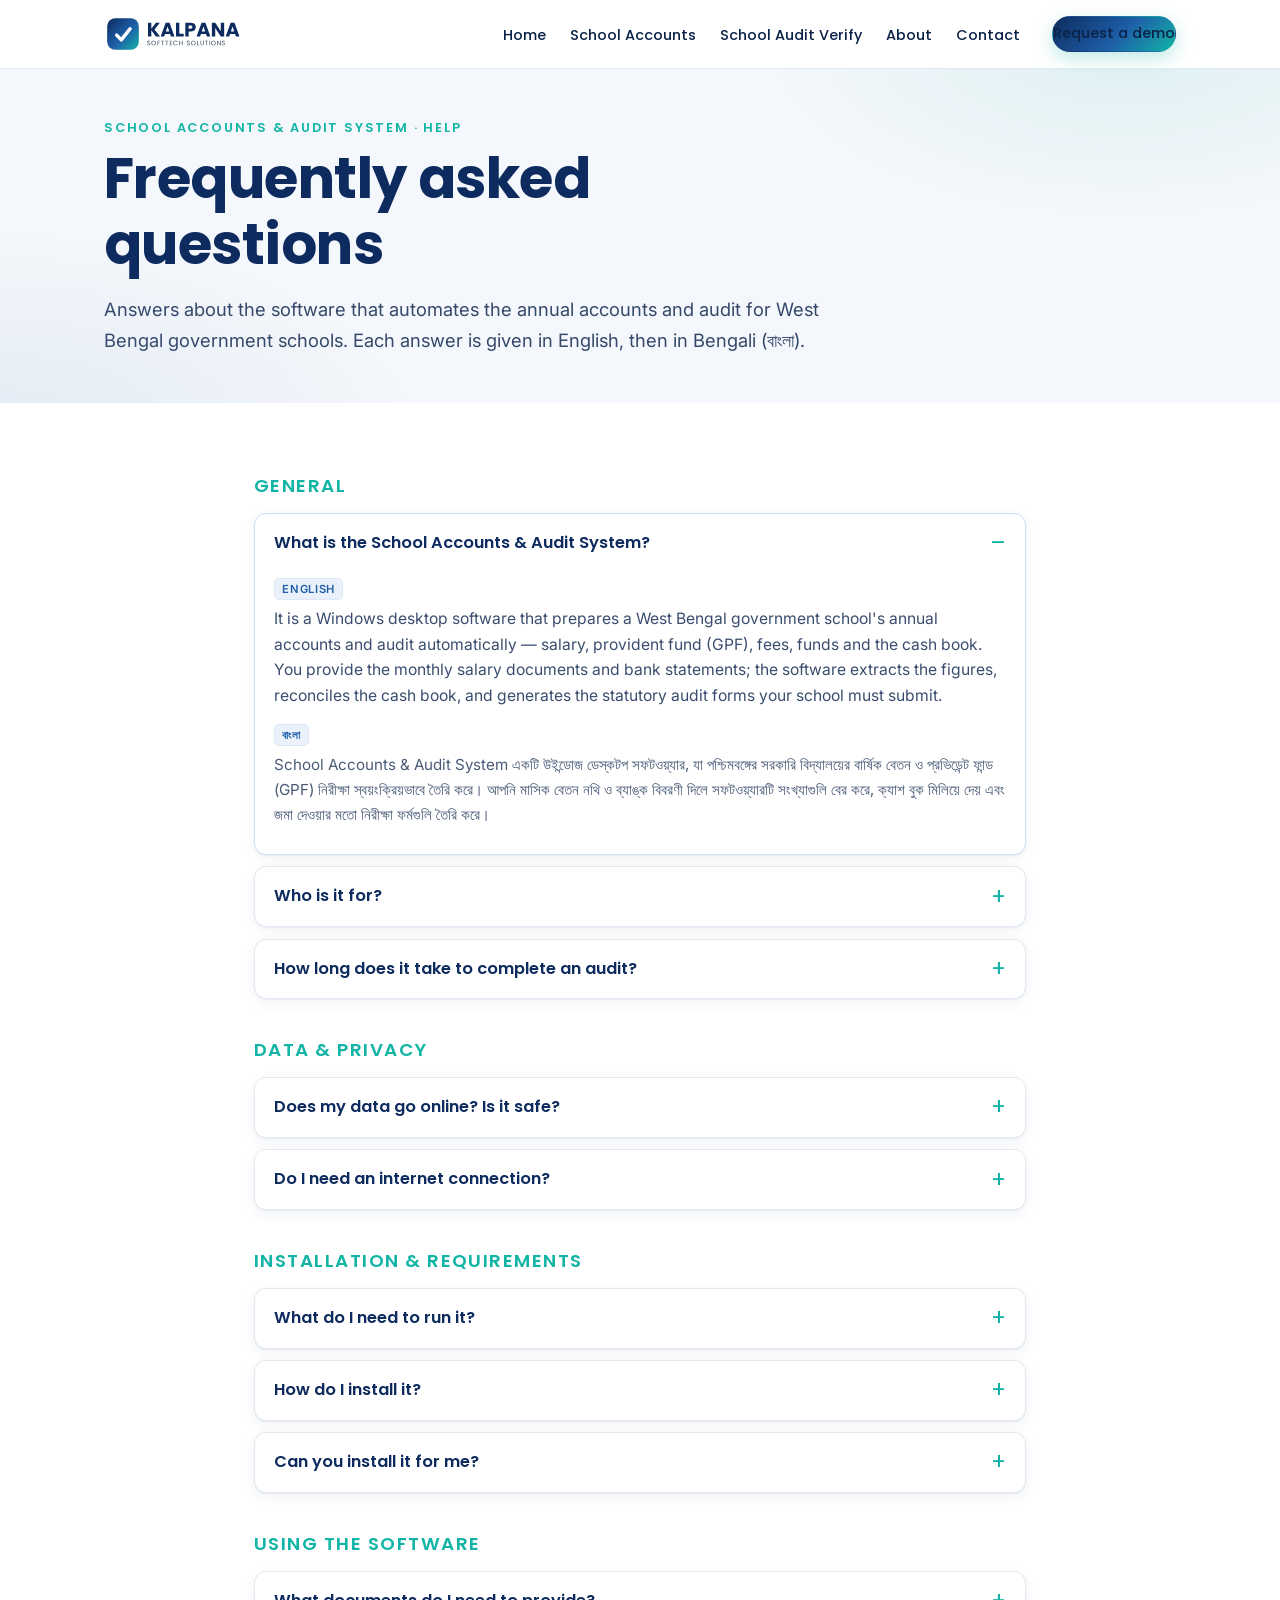
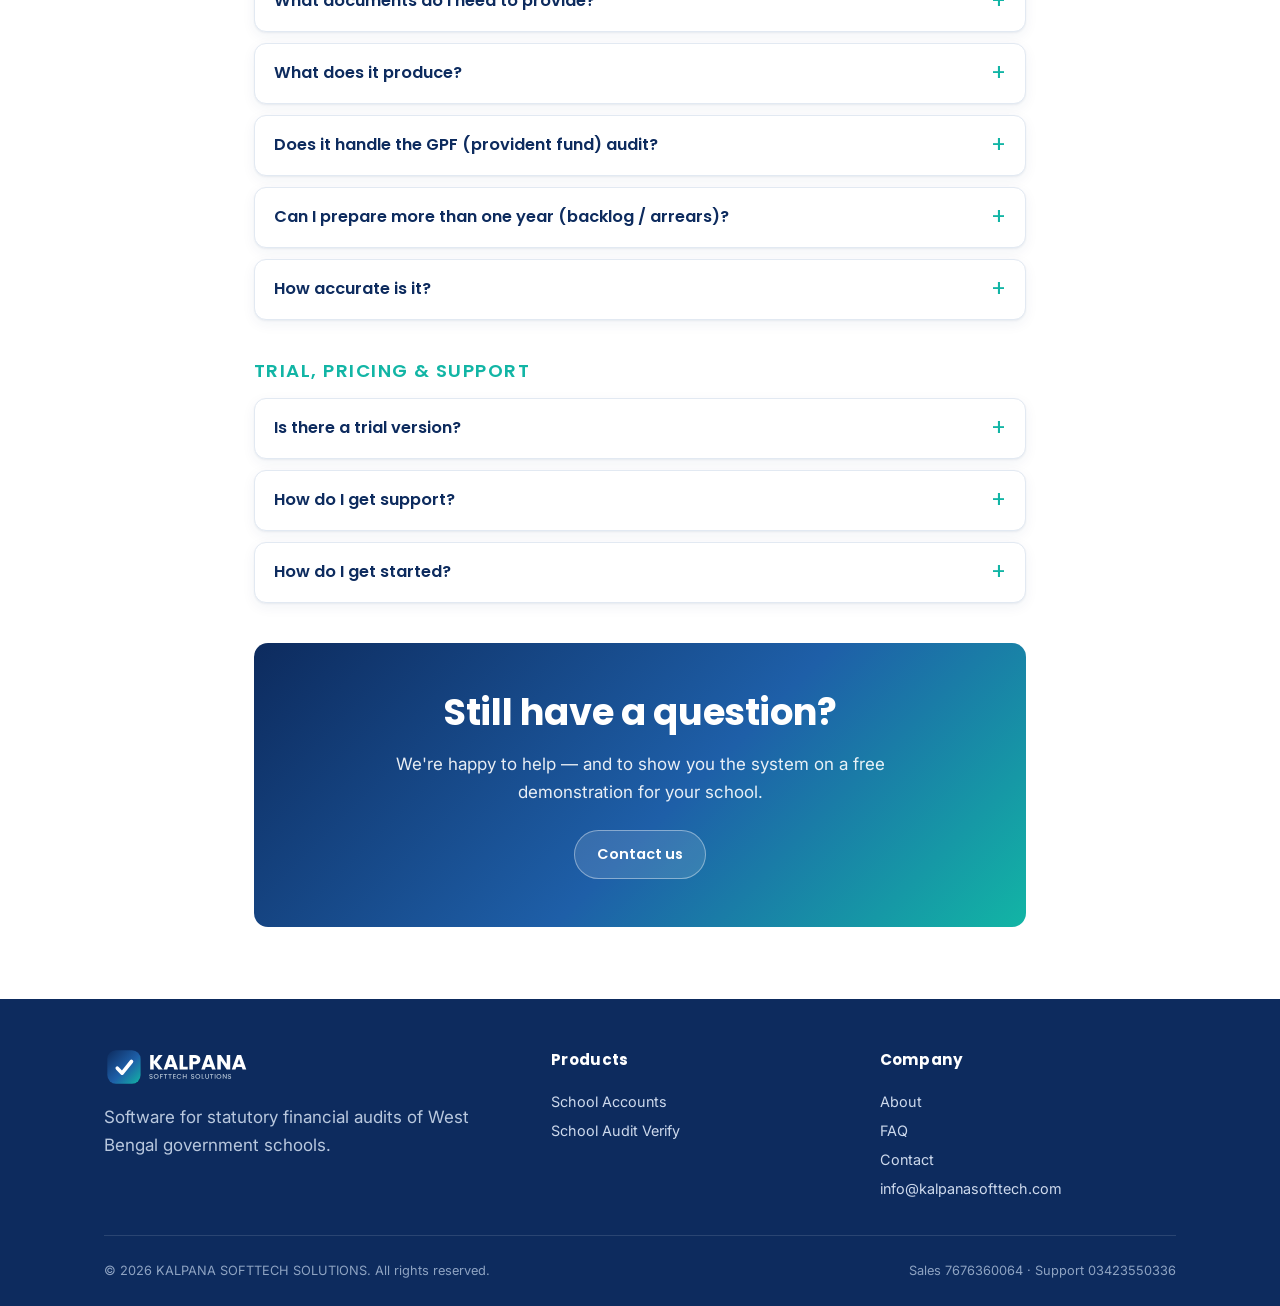
<file: faq.html>
<!DOCTYPE html>
<html lang="en">
<head>
<meta charset="UTF-8">
<meta name="viewport" content="width=device-width, initial-scale=1.0">
<title>FAQ — School Accounts &amp; Audit System | KALPANA SOFTTECH SOLUTIONS</title>
<meta name="description" content="Frequently asked questions about the School Accounts & Audit System — the offline Windows software that automates the annual accounts and audit for West Bengal government schools.">
<link rel="icon" href="assets/favicon.svg" type="image/svg+xml">
<link rel="alternate icon" href="assets/favicon-32.png">
<link rel="apple-touch-icon" href="assets/kalpana-icon-512.png">
<link rel="preconnect" href="https://fonts.googleapis.com">
<link rel="preconnect" href="https://fonts.gstatic.com" crossorigin>
<link href="https://fonts.googleapis.com/css2?family=Poppins:wght@400;500;600;700&family=Inter:wght@400;500;600&display=swap" rel="stylesheet">
<link rel="stylesheet" href="styles.css">
<style>
  .faq-group { margin-bottom: 2.5rem; }
  .faq-group > h3 {
    font-family:"Poppins",sans-serif; font-size:1.15rem; color:var(--teal);
    text-transform:uppercase; letter-spacing:.08em; margin:0 0 1rem;
  }
  details.qa {
    background:#fff; border:1px solid var(--line); border-radius:12px;
    margin-bottom:.7rem; overflow:hidden; box-shadow:var(--shadow-sm);
  }
  details.qa[open] { border-color:#cfe0f2; }
  details.qa > summary {
    list-style:none; cursor:pointer; padding:1rem 1.2rem; font-family:"Poppins",sans-serif;
    font-weight:600; color:var(--navy); font-size:1.02rem; display:flex; align-items:center;
    justify-content:space-between; gap:1rem;
  }
  details.qa > summary::-webkit-details-marker { display:none; }
  details.qa > summary::after {
    content:"+"; font-size:1.4rem; color:var(--teal); font-weight:400; line-height:1; flex:0 0 auto;
  }
  details.qa[open] > summary::after { content:"\2013"; }
  details.qa .ans { padding:0 1.2rem 1.1rem; }
  details.qa .ans p { margin:0 0 .6rem; color:#3a4d6e; font-size:.98rem; }
  details.qa .ans .bn { color:#4a5b78; font-size:.95rem; }
  details.qa .ans .lbl {
    display:inline-block; font-size:.7rem; font-weight:600; letter-spacing:.06em; text-transform:uppercase;
    color:var(--blue); background:#EAF1FA; border:1px solid #DCE8F6; padding:1px 7px; border-radius:5px; margin-bottom:.35rem;
  }
</style>
</head>
<body>

<header class="site-header">
  <div class="wrap nav">
    <a class="brand" href="index.html" aria-label="KALPANA SOFTTECH SOLUTIONS home">
      <img src="assets/kalpana-logo.svg" alt="KALPANA SOFTTECH SOLUTIONS">
    </a>
    <button class="nav-toggle" aria-label="Menu" aria-expanded="false" aria-controls="nav"><span></span><span></span><span></span></button>
    <ul class="nav-links" id="nav">
      <li><a href="index.html">Home</a></li>
      <li><a href="school-accounts-audit-system.html">School Accounts</a></li>
      <li><a href="school-audit-verify.html">School Audit Verify</a></li>
      <li><a href="about.html">About</a></li>
      <li><a href="contact.html">Contact</a></li>
      <li class="nav-cta"><a class="btn btn-primary" href="contact.html">Request a demo</a></li>
    </ul>
  </div>
</header>

<main>

  <section class="hero">
    <div class="wrap">
      <div style="max-width:760px; padding: var(--sp-5) 0 var(--sp-4);">
        <p class="eyebrow">School Accounts &amp; Audit System · Help</p>
        <h1>Frequently asked questions</h1>
        <p class="lead">Answers about the software that automates the annual accounts and audit for West Bengal government schools. Each answer is given in English, then in Bengali (বাংলা).</p>
      </div>
    </div>
  </section>

  <section class="section">
    <div class="wrap" style="max-width:820px;">

      <!-- GENERAL -->
      <div class="faq-group">
        <h3>General</h3>

        <details class="qa" open>
          <summary>What is the School Accounts &amp; Audit System?</summary>
          <div class="ans">
            <span class="lbl">English</span>
            <p>It is a Windows desktop software that prepares a West Bengal government school's annual accounts and audit automatically — salary, provident fund (GPF), fees, funds and the cash book. You provide the monthly salary documents and bank statements; the software extracts the figures, reconciles the cash book, and generates the statutory audit forms your school must submit.</p>
            <span class="lbl">বাংলা</span>
            <p class="bn">School Accounts &amp; Audit System একটি উইন্ডোজ ডেস্কটপ সফটওয়্যার, যা পশ্চিমবঙ্গের সরকারি বিদ্যালয়ের বার্ষিক বেতন ও প্রভিডেন্ট ফান্ড (GPF) নিরীক্ষা স্বয়ংক্রিয়ভাবে তৈরি করে। আপনি মাসিক বেতন নথি ও ব্যাঙ্ক বিবরণী দিলে সফটওয়্যারটি সংখ্যাগুলি বের করে, ক্যাশ বুক মিলিয়ে দেয় এবং জমা দেওয়ার মতো নিরীক্ষা ফর্মগুলি তৈরি করে।</p>
          </div>
        </details>

        <details class="qa">
          <summary>Who is it for?</summary>
          <div class="ans">
            <span class="lbl">English</span>
            <p>It is built for the school clerk or office staff responsible for financial records, and for Headmasters and administrators who oversee the audit.</p>
            <span class="lbl">বাংলা</span>
            <p class="bn">এটি বিদ্যালয়ের আর্থিক নথির দায়িত্বে থাকা করণিক বা অফিস কর্মী, এবং নিরীক্ষা তদারকিকারী প্রধান শিক্ষক ও প্রশাসকদের জন্য তৈরি।</p>
          </div>
        </details>

        <details class="qa">
          <summary>How long does it take to complete an audit?</summary>
          <div class="ans">
            <span class="lbl">English</span>
            <p>Once your documents are ready, the system prepares the complete set of audit forms in about two hours — work that used to take days or weeks by hand.</p>
            <span class="lbl">বাংলা</span>
            <p class="bn">আপনার নথি প্রস্তুত থাকলে, সিস্টেমটি প্রায় দুই ঘণ্টায় সম্পূর্ণ নিরীক্ষা ফর্ম তৈরি করে — যে কাজ আগে হাতে করতে কয়েক দিন বা সপ্তাহ লাগত।</p>
          </div>
        </details>
      </div>

      <!-- DATA & PRIVACY -->
      <div class="faq-group">
        <h3>Data &amp; Privacy</h3>

        <details class="qa">
          <summary>Does my data go online? Is it safe?</summary>
          <div class="ans">
            <span class="lbl">English</span>
            <p>No. The software runs entirely on your own computer. No internet connection is needed to use it, and your school's data never leaves your machine. There is no cloud upload and no data sharing.</p>
            <span class="lbl">বাংলা</span>
            <p class="bn">না। সফটওয়্যারটি সম্পূর্ণভাবে আপনার নিজের কম্পিউটারে চলে। ব্যবহারের জন্য ইন্টারনেট সংযোগের প্রয়োজন নেই, এবং আপনার বিদ্যালয়ের তথ্য কম্পিউটারের বাইরে কোথাও যায় না। কোনো ক্লাউড আপলোড বা তথ্য ভাগাভাগি নেই।</p>
          </div>
        </details>

        <details class="qa">
          <summary>Do I need an internet connection?</summary>
          <div class="ans">
            <span class="lbl">English</span>
            <p>No. The software works fully offline. Internet is only needed if our team provides remote installation or support.</p>
            <span class="lbl">বাংলা</span>
            <p class="bn">না। সফটওয়্যারটি সম্পূর্ণ অফলাইনে কাজ করে। শুধুমাত্র আমাদের দল দূরবর্তীভাবে ইনস্টল বা সহায়তা দিলে ইন্টারনেট প্রয়োজন হয়।</p>
          </div>
        </details>
      </div>

      <!-- INSTALL -->
      <div class="faq-group">
        <h3>Installation &amp; Requirements</h3>

        <details class="qa">
          <summary>What do I need to run it?</summary>
          <div class="ans">
            <span class="lbl">English</span>
            <p>A Windows 10 or 11 computer with about 500 MB of free disk space. That is all.</p>
            <span class="lbl">বাংলা</span>
            <p class="bn">উইন্ডোজ ১০ বা ১১ কম্পিউটার এবং প্রায় ৫০০ MB খালি ডিস্ক জায়গা। এটুকুই।</p>
          </div>
        </details>

        <details class="qa">
          <summary>How do I install it?</summary>
          <div class="ans">
            <span class="lbl">English</span>
            <p>The Desktop edition comes as a simple one-click installer. Run the installer, follow the setup wizard, and launch the software from your desktop icon. Our team can also install and set it up remotely for your school, anywhere in West Bengal.</p>
            <span class="lbl">বাংলা</span>
            <p class="bn">ডেস্কটপ সংস্করণটি একটি সহজ এক-ক্লিক ইনস্টলার হিসেবে আসে। ইনস্টলারটি চালান, সেটআপ উইজার্ড অনুসরণ করুন এবং ডেস্কটপ আইকন থেকে সফটওয়্যারটি চালু করুন। আমাদের দল পশ্চিমবঙ্গের যে কোনো প্রান্তে দূরবর্তীভাবেও ইনস্টল ও সেটআপ করে দিতে পারে।</p>
          </div>
        </details>

        <details class="qa">
          <summary>Can you install it for me?</summary>
          <div class="ans">
            <span class="lbl">English</span>
            <p>Yes. We provide remote installation and setup anywhere in West Bengal, over the internet, at a time convenient to you.</p>
            <span class="lbl">বাংলা</span>
            <p class="bn">হ্যাঁ। আমরা পশ্চিমবঙ্গের যে কোনো স্থানে, ইন্টারনেটের মাধ্যমে, আপনার সুবিধামতো সময়ে দূরবর্তী ইনস্টলেশন ও সেটআপ প্রদান করি।</p>
          </div>
        </details>
      </div>

      <!-- USING -->
      <div class="faq-group">
        <h3>Using the Software</h3>

        <details class="qa">
          <summary>What documents do I need to provide?</summary>
          <div class="ans">
            <span class="lbl">English</span>
            <p>Your monthly salary PDFs, the IOSMS deduction statements, the DPPG / NGIPF provident fund data, and your bank statements for the financial year.</p>
            <span class="lbl">বাংলা</span>
            <p class="bn">অর্থবর্ষের মাসিক বেতনের PDF, IOSMS ডিডাকশন বিবরণী, DPPG / NGIPF প্রভিডেন্ট ফান্ড তথ্য এবং ব্যাঙ্ক বিবরণী।</p>
          </div>
        </details>

        <details class="qa">
          <summary>What does it produce?</summary>
          <div class="ans">
            <span class="lbl">English</span>
            <p>The complete set of statutory audit forms in the government format — the Receipt and Payment account, Schedule 3-4, Forms 5, 5A, 5B and 8, the cash book, and the GPF audit forms — ready to submit.</p>
            <span class="lbl">বাংলা</span>
            <p class="bn">সরকারি ফরম্যাটে সম্পূর্ণ নিরীক্ষা ফর্মের সেট — রিসিপ্ট অ্যান্ড পেমেন্ট অ্যাকাউন্ট, Schedule 3-4, Form 5, 5A, 5B ও 8, ক্যাশ বুক এবং GPF নিরীক্ষা ফর্ম — জমা দেওয়ার জন্য প্রস্তুত।</p>
          </div>
        </details>

        <details class="qa">
          <summary>Does it handle the GPF (provident fund) audit?</summary>
          <div class="ans">
            <span class="lbl">English</span>
            <p>Yes. It includes a dedicated GPF module that applies the correct West Bengal interest rules, handles year-end interest, and prepares the GPF forms for every employee.</p>
            <span class="lbl">বাংলা</span>
            <p class="bn">হ্যাঁ। এতে একটি নির্দিষ্ট GPF মডিউল আছে, যা সঠিক পশ্চিমবঙ্গ সুদের নিয়ম প্রয়োগ করে, বছর-শেষের সুদ পরিচালনা করে এবং প্রতিটি কর্মীর GPF ফর্ম তৈরি করে।</p>
          </div>
        </details>

        <details class="qa">
          <summary>Can I prepare more than one year (backlog / arrears)?</summary>
          <div class="ans">
            <span class="lbl">English</span>
            <p>Yes. You can prepare past years' audits as well as the current year. Closing balances carry forward correctly from one financial year to the next.</p>
            <span class="lbl">বাংলা</span>
            <p class="bn">হ্যাঁ। আপনি চলতি বছরের পাশাপাশি পুরনো বছরের নিরীক্ষাও তৈরি করতে পারেন। ক্লোজিং ব্যালেন্স এক অর্থবর্ষ থেকে পরের বছরে সঠিকভাবে ক্যারি-ফরওয়ার্ড হয়।</p>
          </div>
        </details>

        <details class="qa">
          <summary>How accurate is it?</summary>
          <div class="ans">
            <span class="lbl">English</span>
            <p>Every report is built from your real figures and reconciled — Schedule 9 against Form 8, receipts against payments — down to the paisa. Nothing is estimated.</p>
            <span class="lbl">বাংলা</span>
            <p class="bn">প্রতিটি রিপোর্ট আপনার প্রকৃত সংখ্যা থেকে তৈরি এবং মিলিয়ে দেখা হয় — Schedule 9-এর সঙ্গে Form 8, প্রাপ্তির সঙ্গে প্রদান — পাই-পয়সা পর্যন্ত। কিছুই অনুমান করা হয় না।</p>
          </div>
        </details>
      </div>

      <!-- TRIAL / SUPPORT -->
      <div class="faq-group">
        <h3>Trial, Pricing &amp; Support</h3>

        <details class="qa">
          <summary>Is there a trial version?</summary>
          <div class="ans">
            <span class="lbl">English</span>
            <p>Yes. A 30-day trial is available so you can try the software before purchasing. Contact us to receive it.</p>
            <span class="lbl">বাংলা</span>
            <p class="bn">হ্যাঁ। কেনার আগে সফটওয়্যারটি যাচাই করার জন্য একটি ৩০ দিনের ট্রায়াল সংস্করণ পাওয়া যায়। এটি পেতে আমাদের সঙ্গে যোগাযোগ করুন।</p>
          </div>
        </details>

        <details class="qa">
          <summary>How do I get support?</summary>
          <div class="ans">
            <span class="lbl">English</span>
            <p>Contact us by phone or email — details below. We provide setup, usage, and troubleshooting support, including remotely over the internet.</p>
            <span class="lbl">বাংলা</span>
            <p class="bn">ফোন বা ইমেলে আমাদের সঙ্গে যোগাযোগ করুন — নিচে বিবরণ দেওয়া আছে। আমরা সেটআপ, ব্যবহার এবং সমস্যা সমাধানের সহায়তা প্রদান করি, ইন্টারনেটের মাধ্যমে দূরবর্তীভাবেও।</p>
          </div>
        </details>

        <details class="qa">
          <summary>How do I get started?</summary>
          <div class="ans">
            <span class="lbl">English</span>
            <p>Contact us for a free demonstration for your school. We will show you the system and help you begin.</p>
            <span class="lbl">বাংলা</span>
            <p class="bn">আপনার বিদ্যালয়ের জন্য একটি বিনামূল্যে ডেমোর জন্য আমাদের সঙ্গে যোগাযোগ করুন। আমরা আপনাকে সিস্টেমটি দেখাব এবং শুরু করতে সাহায্য করব।</p>
          </div>
        </details>
      </div>

      <div class="cta-band reveal" style="margin-top:2rem;">
        <h2>Still have a question?</h2>
        <p>We're happy to help — and to show you the system on a free demonstration for your school.</p>
        <a class="btn btn-ghost" href="contact.html">Contact us</a>
      </div>

    </div>
  </section>

</main>

<footer class="site-footer">
  <div class="wrap">
    <div class="footer-grid">
      <div class="flogo">
        <img src="assets/kalpana-logo-dark.svg" alt="KALPANA SOFTTECH SOLUTIONS">
        <p>Software for statutory financial audits of West Bengal government schools.</p>
      </div>
      <div><h5>Products</h5><ul>
        <li><a href="school-accounts-audit-system.html">School Accounts</a></li>
        <li><a href="school-audit-verify.html">School Audit Verify</a></li>
      </ul></div>
      <div><h5>Company</h5><ul>
        <li><a href="about.html">About</a></li>
        <li><a href="faq.html">FAQ</a></li>
        <li><a href="contact.html">Contact</a></li>
        <li><a href="mailto:info@kalpanasofttech.com">info@kalpanasofttech.com</a></li>
      </ul></div>
    </div>
    <div class="footer-bottom">
      <span>&copy; 2026 KALPANA SOFTTECH SOLUTIONS. All rights reserved.</span>
      <span>Sales 7676360064 &middot; Support 03423550336</span>
    </div>
  </div>
</footer>

<script src="main.js"></script>
</body>
</html>
</file>
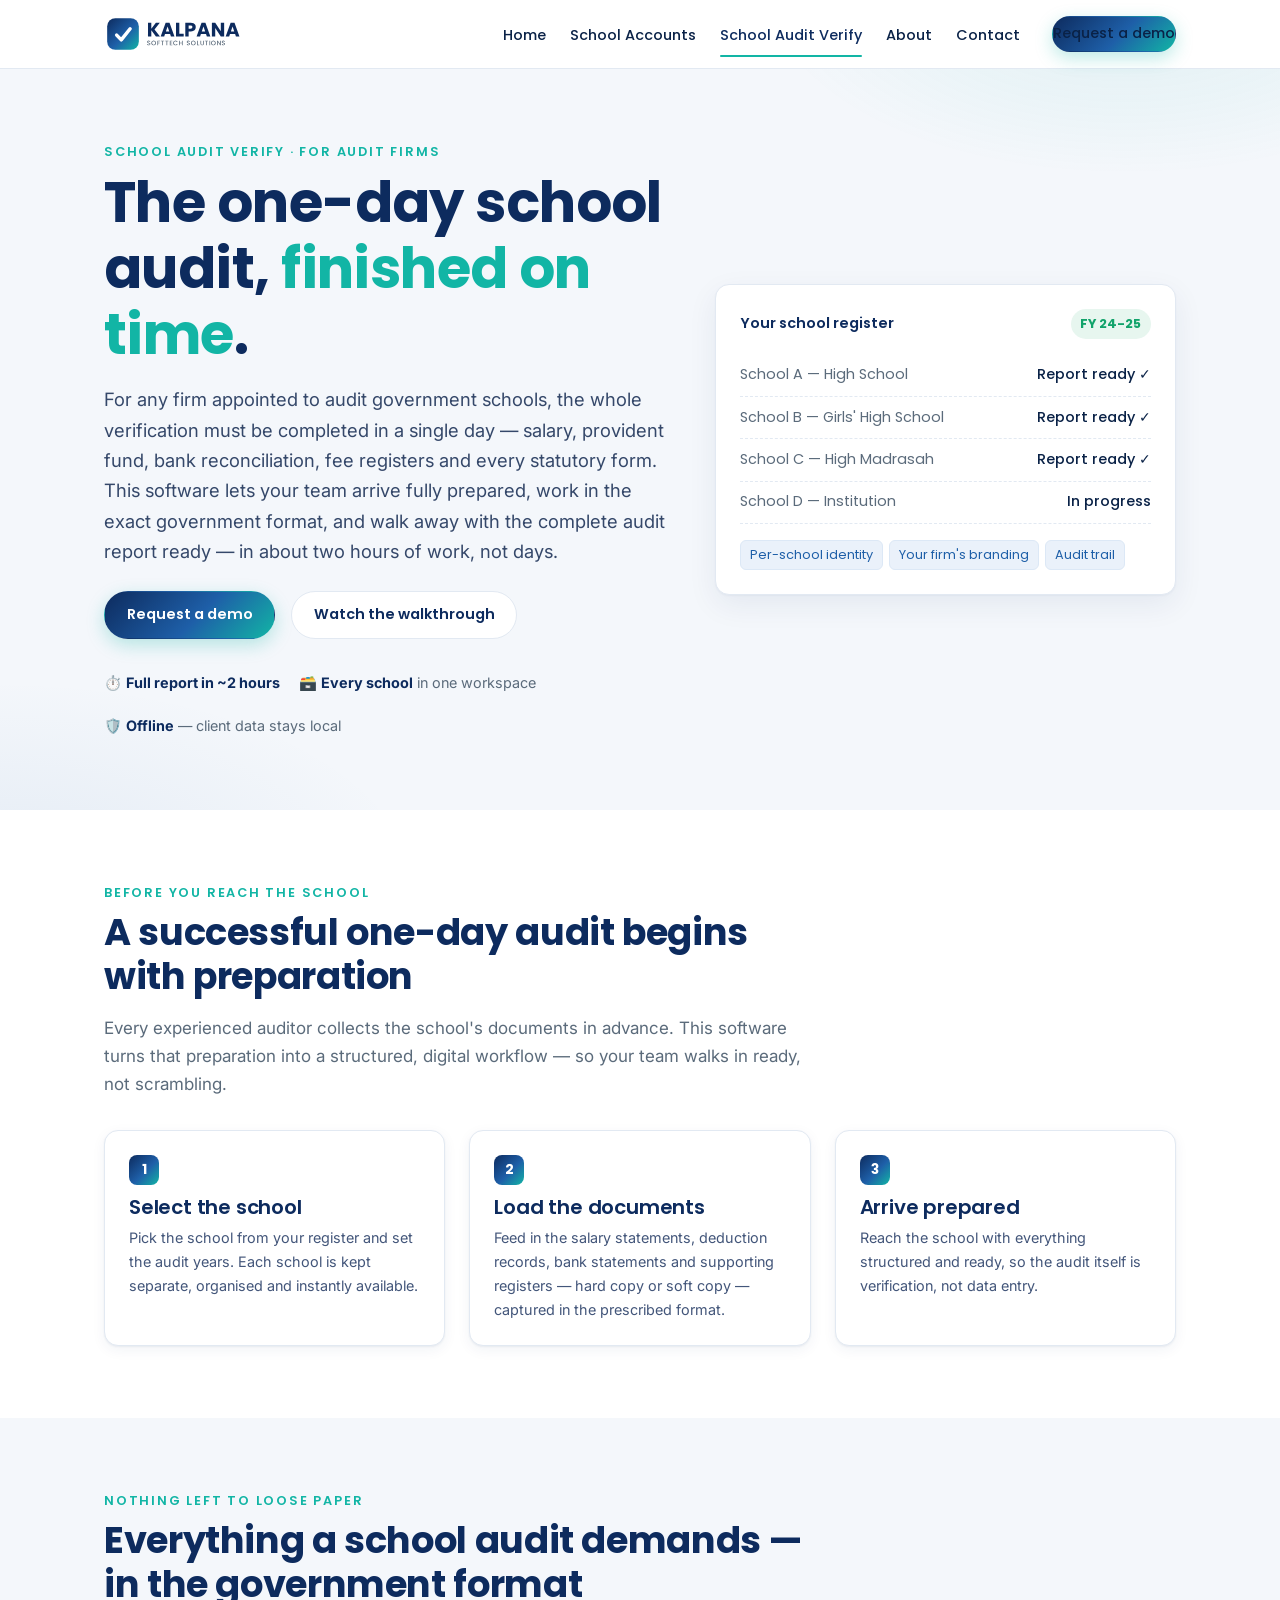
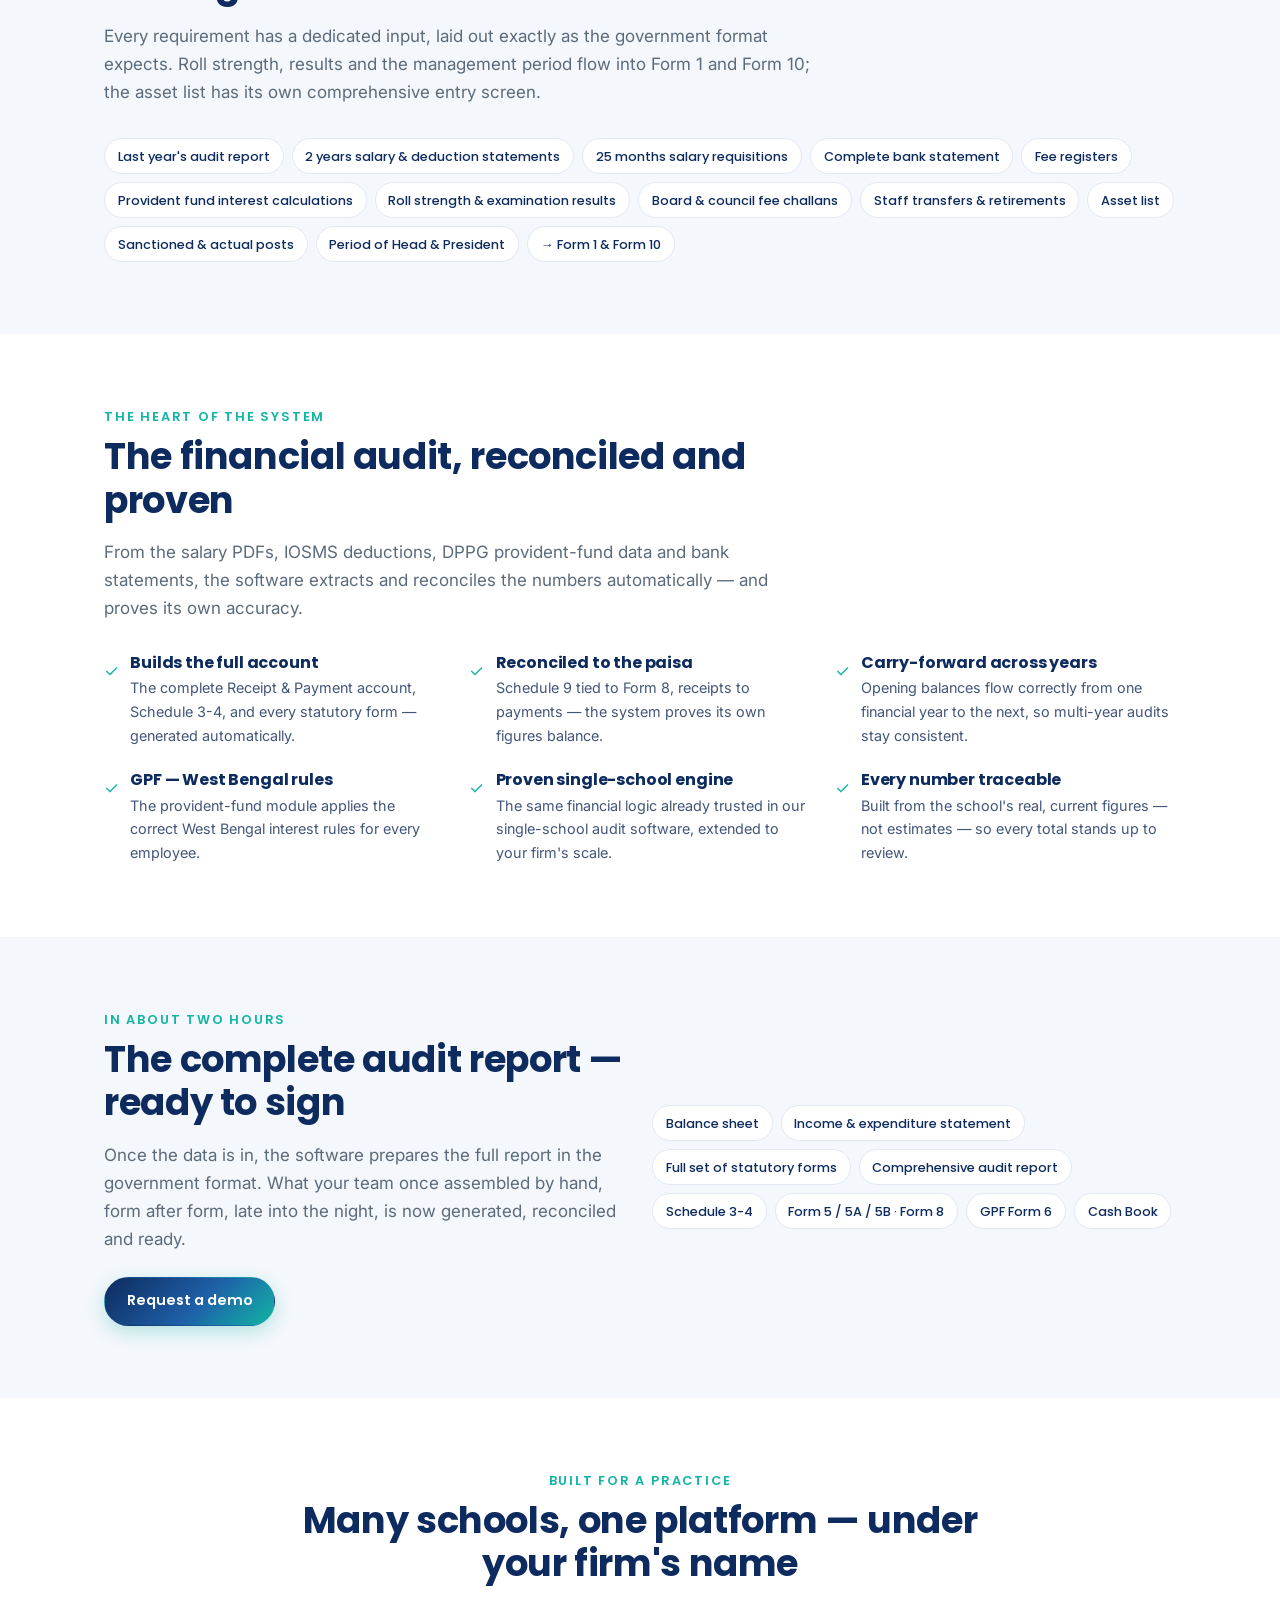
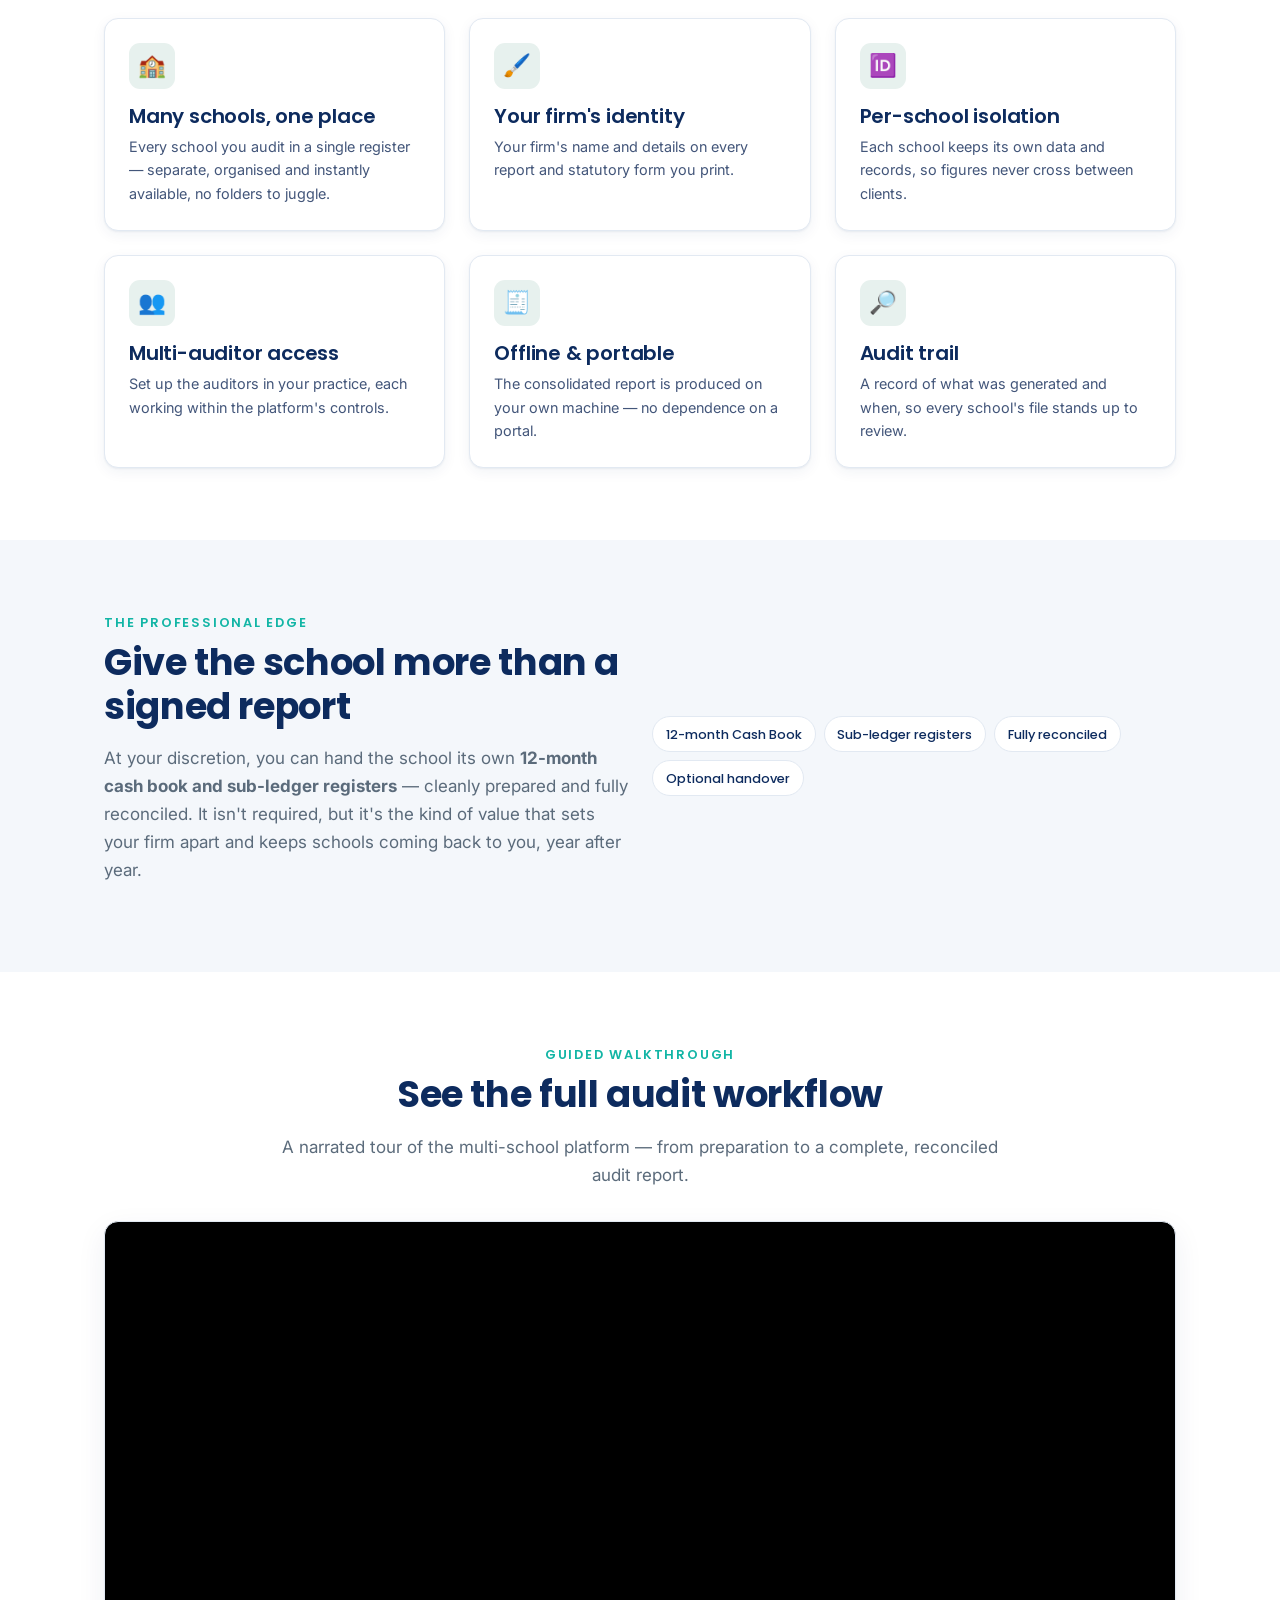
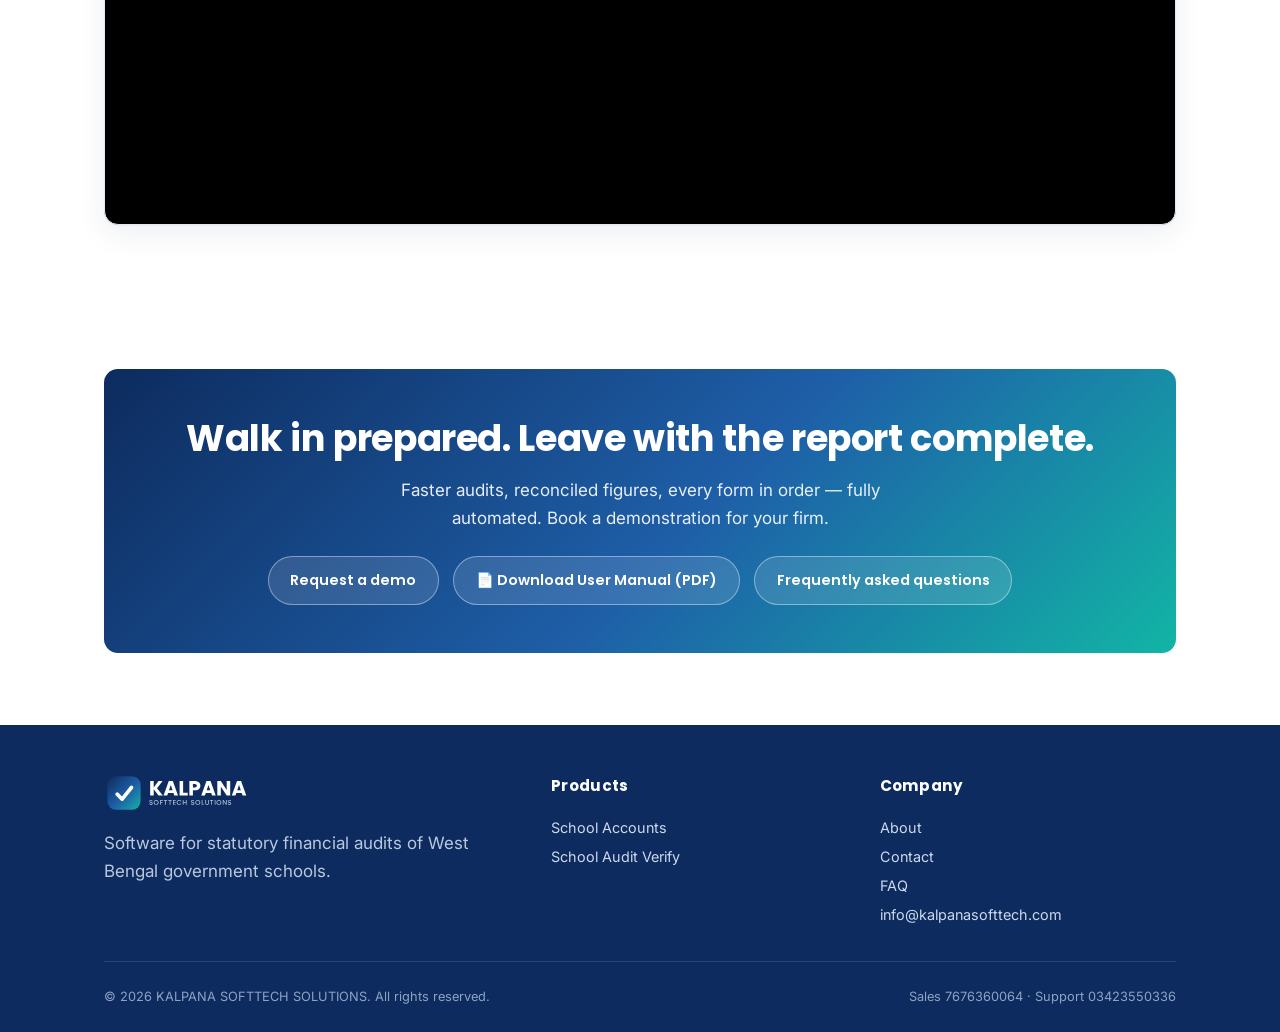
<file: school-audit-verify.html>
<!DOCTYPE html>
<html lang="en">
<head>
<meta charset="UTF-8">
<meta name="viewport" content="width=device-width, initial-scale=1.0">
<title>School Audit Verify — One-day school audits for firms | KALPANA SOFTTECH SOLUTIONS</title>
<meta name="description" content="Multi-school audit software for the firms appointed to verify West Bengal government-school accounts. Arrive prepared, work in the government format, and leave with the complete audit report — in about two hours.">
<link rel="icon" href="assets/favicon.svg" type="image/svg+xml">
<link rel="alternate icon" href="assets/favicon-32.png">
<link rel="apple-touch-icon" href="assets/kalpana-icon-512.png">
<link rel="preconnect" href="https://fonts.googleapis.com">
<link rel="preconnect" href="https://fonts.gstatic.com" crossorigin>
<link href="https://fonts.googleapis.com/css2?family=Poppins:wght@400;500;600;700&family=Inter:wght@400;500;600&display=swap" rel="stylesheet">
<link rel="stylesheet" href="styles.css">
</head>
<body>

<header class="site-header">
  <div class="wrap nav">
    <a class="brand" href="index.html" aria-label="KALPANA SOFTTECH SOLUTIONS home">
      <img src="assets/kalpana-logo.svg" alt="KALPANA SOFTTECH SOLUTIONS">
    </a>
    <button class="nav-toggle" aria-label="Menu" aria-expanded="false" aria-controls="nav"><span></span><span></span><span></span></button>
    <ul class="nav-links" id="nav">
      <li><a href="index.html">Home</a></li>
      <li><a href="school-accounts-audit-system.html">School Accounts</a></li>
      <li><a href="school-audit-verify.html" class="active">School Audit Verify</a></li>
      <li><a href="about.html">About</a></li>
      <li><a href="contact.html">Contact</a></li>
      <li class="nav-cta"><a class="btn btn-primary" href="contact.html">Request a demo</a></li>
    </ul>
  </div>
</header>

<main>

  <!-- HERO -->
  <section class="hero">
    <div class="wrap">
      <div class="hero-grid">
        <div>
          <p class="eyebrow">School Audit Verify &middot; For audit firms</p>
          <h1>The one-day school audit, <span class="hl">finished on time</span>.</h1>
          <p class="lead">For any firm appointed to audit government schools, the whole verification must be completed in a single day &mdash; salary, provident fund, bank reconciliation, fee registers and every statutory form. This software lets your team arrive fully prepared, work in the exact government format, and walk away with the complete audit report ready &mdash; in about two hours of work, not days.</p>
          <div class="hero-cta">
            <a class="btn btn-primary" href="contact.html">Request a demo</a>
            <a class="btn btn-outline" href="#video">Watch the walkthrough</a>
          </div>
          <div class="hero-trust">
            <span>&#9201;&#65039; <b>Full report in ~2 hours</b></span>
            <span>&#128451;&#65039; <b>Every school</b> in one workspace</span>
            <span>&#128737;&#65039; <b>Offline</b> &mdash; client data stays local</span>
          </div>
        </div>
        <div class="verify-card" aria-hidden="true">
          <div class="vc-head">
            <span class="vc-title">Your school register</span>
            <span class="vc-match">FY 24-25</span>
          </div>
          <div class="vc-row"><span class="vc-k">School A &mdash; High School</span><span class="vc-v">Report ready &#10003;</span></div>
          <div class="vc-row"><span class="vc-k">School B &mdash; Girls' High School</span><span class="vc-v">Report ready &#10003;</span></div>
          <div class="vc-row"><span class="vc-k">School C &mdash; High Madrasah</span><span class="vc-v">Report ready &#10003;</span></div>
          <div class="vc-row"><span class="vc-k">School D &mdash; Institution</span><span class="vc-v">In progress</span></div>
          <div class="vc-forms">
            <span class="vc-chip">Per-school identity</span>
            <span class="vc-chip">Your firm's branding</span>
            <span class="vc-chip">Audit trail</span>
          </div>
        </div>
      </div>
    </div>
  </section>

  <!-- PREPARE BEFORE ARRIVAL -->
  <section class="section">
    <div class="wrap">
      <div class="section-head">
        <p class="eyebrow">Before you reach the school</p>
        <h2>A successful one-day audit begins with preparation</h2>
        <p class="muted">Every experienced auditor collects the school's documents in advance. This software turns that preparation into a structured, digital workflow &mdash; so your team walks in ready, not scrambling.</p>
      </div>
      <div class="grid grid-3">
        <div class="card step reveal"><div class="num">1</div><h3>Select the school</h3><p>Pick the school from your register and set the audit years. Each school is kept separate, organised and instantly available.</p></div>
        <div class="card step reveal"><div class="num">2</div><h3>Load the documents</h3><p>Feed in the salary statements, deduction records, bank statements and supporting registers &mdash; hard copy or soft copy &mdash; captured in the prescribed format.</p></div>
        <div class="card step reveal"><div class="num">3</div><h3>Arrive prepared</h3><p>Reach the school with everything structured and ready, so the audit itself is verification, not data entry.</p></div>
      </div>
    </div>
  </section>

  <!-- EVERYTHING A SCHOOL AUDIT DEMANDS -->
  <section class="section section-tint">
    <div class="wrap">
      <div class="section-head">
        <p class="eyebrow">Nothing left to loose paper</p>
        <h2>Everything a school audit demands &mdash; in the government format</h2>
        <p class="muted">Every requirement has a dedicated input, laid out exactly as the government format expects. Roll strength, results and the management period flow into Form 1 and Form 10; the asset list has its own comprehensive entry screen.</p>
      </div>
      <div class="chips">
        <span class="chip">Last year's audit report</span>
        <span class="chip">2 years salary &amp; deduction statements</span>
        <span class="chip">25 months salary requisitions</span>
        <span class="chip">Complete bank statement</span>
        <span class="chip">Fee registers</span>
        <span class="chip">Provident fund interest calculations</span>
        <span class="chip">Roll strength &amp; examination results</span>
        <span class="chip">Board &amp; council fee challans</span>
        <span class="chip">Staff transfers &amp; retirements</span>
        <span class="chip">Asset list</span>
        <span class="chip">Sanctioned &amp; actual posts</span>
        <span class="chip">Period of Head &amp; President</span>
        <span class="chip">&rarr; Form 1 &amp; Form 10</span>
      </div>
    </div>
  </section>

  <!-- FINANCIAL ENGINE -->
  <section class="section">
    <div class="wrap">
      <div class="section-head">
        <p class="eyebrow">The heart of the system</p>
        <h2>The financial audit, reconciled and proven</h2>
        <p class="muted">From the salary PDFs, IOSMS deductions, DPPG provident-fund data and bank statements, the software extracts and reconciles the numbers automatically &mdash; and proves its own accuracy.</p>
      </div>
      <div class="grid grid-3">
        <div class="feat reveal"><span class="fk">&#10003;</span><div><h4>Builds the full account</h4><p>The complete Receipt &amp; Payment account, Schedule 3-4, and every statutory form &mdash; generated automatically.</p></div></div>
        <div class="feat reveal"><span class="fk">&#10003;</span><div><h4>Reconciled to the paisa</h4><p>Schedule 9 tied to Form 8, receipts to payments &mdash; the system proves its own figures balance.</p></div></div>
        <div class="feat reveal"><span class="fk">&#10003;</span><div><h4>Carry-forward across years</h4><p>Opening balances flow correctly from one financial year to the next, so multi-year audits stay consistent.</p></div></div>
        <div class="feat reveal"><span class="fk">&#10003;</span><div><h4>GPF &mdash; West Bengal rules</h4><p>The provident-fund module applies the correct West Bengal interest rules for every employee.</p></div></div>
        <div class="feat reveal"><span class="fk">&#10003;</span><div><h4>Proven single-school engine</h4><p>The same financial logic already trusted in our single-school audit software, extended to your firm's scale.</p></div></div>
        <div class="feat reveal"><span class="fk">&#10003;</span><div><h4>Every number traceable</h4><p>Built from the school's real, current figures &mdash; not estimates &mdash; so every total stands up to review.</p></div></div>
      </div>
    </div>
  </section>

  <!-- THE REPORT -->
  <section class="section section-tint">
    <div class="wrap">
      <div class="grid grid-2" style="align-items:center;">
        <div>
          <p class="eyebrow">In about two hours</p>
          <h2>The complete audit report &mdash; ready to sign</h2>
          <p class="muted">Once the data is in, the software prepares the full report in the government format. What your team once assembled by hand, form after form, late into the night, is now generated, reconciled and ready.</p>
          <div class="hero-cta"><a class="btn btn-primary" href="contact.html">Request a demo</a></div>
        </div>
        <div class="chips">
          <span class="chip">Balance sheet</span>
          <span class="chip">Income &amp; expenditure statement</span>
          <span class="chip">Full set of statutory forms</span>
          <span class="chip">Comprehensive audit report</span>
          <span class="chip">Schedule 3-4</span>
          <span class="chip">Form 5 / 5A / 5B &middot; Form 8</span>
          <span class="chip">GPF Form 6</span>
          <span class="chip">Cash Book</span>
        </div>
      </div>
    </div>
  </section>

  <!-- FIRM CONTROLS -->
  <section class="section">
    <div class="wrap">
      <div class="section-head center">
        <p class="eyebrow">Built for a practice</p>
        <h2>Many schools, one platform &mdash; under your firm's name</h2>
      </div>
      <div class="grid grid-3">
        <div class="card tick reveal"><div class="ico">&#127979;</div><h3>Many schools, one place</h3><p>Every school you audit in a single register &mdash; separate, organised and instantly available, no folders to juggle.</p></div>
        <div class="card tick reveal"><div class="ico">&#128396;&#65039;</div><h3>Your firm's identity</h3><p>Your firm's name and details on every report and statutory form you print.</p></div>
        <div class="card tick reveal"><div class="ico">&#127380;</div><h3>Per-school isolation</h3><p>Each school keeps its own data and records, so figures never cross between clients.</p></div>
        <div class="card tick reveal"><div class="ico">&#128101;</div><h3>Multi-auditor access</h3><p>Set up the auditors in your practice, each working within the platform's controls.</p></div>
        <div class="card tick reveal"><div class="ico">&#129534;</div><h3>Offline &amp; portable</h3><p>The consolidated report is produced on your own machine &mdash; no dependence on a portal.</p></div>
        <div class="card tick reveal"><div class="ico">&#128270;</div><h3>Audit trail</h3><p>A record of what was generated and when, so every school's file stands up to review.</p></div>
      </div>
    </div>
  </section>

  <!-- VALUE-ADD -->
  <section class="section section-tint">
    <div class="wrap">
      <div class="grid grid-2" style="align-items:center;">
        <div>
          <p class="eyebrow">The professional edge</p>
          <h2>Give the school more than a signed report</h2>
          <p class="muted">At your discretion, you can hand the school its own <b>12-month cash book and sub-ledger registers</b> &mdash; cleanly prepared and fully reconciled. It isn't required, but it's the kind of value that sets your firm apart and keeps schools coming back to you, year after year.</p>
        </div>
        <div class="chips">
          <span class="chip">12-month Cash Book</span>
          <span class="chip">Sub-ledger registers</span>
          <span class="chip">Fully reconciled</span>
          <span class="chip">Optional handover</span>
        </div>
      </div>
    </div>
  </section>

  <!-- VIDEO -->
  <section class="section" id="video">
    <div class="wrap">
      <div class="section-head center">
        <p class="eyebrow">Guided walkthrough</p>
        <h2>See the full audit workflow</h2>
        <p class="muted">A narrated tour of the multi-school platform &mdash; from preparation to a complete, reconciled audit report.</p>
      </div>

      <!-- ============================================================
           VIDEO SLOT - once your video is on YouTube, replace the whole
           .video-placeholder <div> below with this (put your video ID in place of VIDEO_ID):

           <div class="video-frame"><div style="position:relative;padding-top:56.25%;">
             <iframe src="https://www.youtube.com/embed/VIDEO_ID" title="School Audit Verify walkthrough"
               style="position:absolute;inset:0;width:100%;height:100%;border:0;" allowfullscreen loading="lazy"></iframe>
           </div></div>
           ============================================================ -->
      <div class="video-frame"><div style="position:relative;padding-top:56.25%;">
        <iframe src="https://www.youtube.com/embed/nYwWpfwnxGE" title="School Audit Verify walkthrough"
          style="position:absolute;inset:0;width:100%;height:100%;border:0;" allowfullscreen loading="lazy"></iframe>
      </div></div>
    </div>
  </section>

  <!-- CTA -->
  <section class="section">
    <div class="wrap">
      <div class="cta-band reveal">
        <h2>Walk in prepared. Leave with the report complete.</h2>
        <p>Faster audits, reconciled figures, every form in order &mdash; fully automated. Book a demonstration for your firm.</p>
        <a class="btn btn-ghost" href="contact.html">Request a demo</a>
        <a class="btn btn-ghost" href="School-Audit-Verify-User-Manual.pdf" target="_blank" rel="noopener" style="margin-left:.6rem;">📄 Download User Manual (PDF)</a>
        <a class="btn btn-ghost" href="faq-auditor.html" style="margin-left:.6rem;">Frequently asked questions</a>
      </div>
    </div>
  </section>

</main>

<footer class="site-footer">
  <div class="wrap">
    <div class="footer-grid">
      <div class="flogo">
        <img src="assets/kalpana-logo-dark.svg" alt="KALPANA SOFTTECH SOLUTIONS">
        <p>Software for statutory financial audits of West Bengal government schools.</p>
      </div>
      <div><h5>Products</h5><ul>
        <li><a href="school-accounts-audit-system.html">School Accounts</a></li>
        <li><a href="school-audit-verify.html">School Audit Verify</a></li>
      </ul></div>
      <div><h5>Company</h5><ul>
        <li><a href="about.html">About</a></li>
        <li><a href="contact.html">Contact</a></li>
        <li><a href="faq.html">FAQ</a></li>
        <li><a href="mailto:info@kalpanasofttech.com">info@kalpanasofttech.com</a></li>
      </ul></div>
    </div>
    <div class="footer-bottom">
      <span>&copy; 2026 KALPANA SOFTTECH SOLUTIONS. All rights reserved.</span>
      <span>Sales 7676360064 &middot; Support 03423550336</span>
    </div>
  </div>
</footer>

<script src="main.js"></script>
</body>
</html>
</file>
<file: styles.css>
/* ==========================================================================
   KALPANA SOFTTECH SOLUTIONS — shared styles
   Palette: deep blue #0D2B5E · mid blue #1E5FA8 · teal #12B5A5 · slate #5B6B7B
   ========================================================================== */

:root {
  --navy:   #0D2B5E;
  --blue:   #1E5FA8;
  --teal:   #12B5A5;
  --slate:  #5B6B7B;
  --ink:    #0A2247;
  --bg:     #F4F7FB;
  --card:   #FFFFFF;
  --line:   #E2E9F2;
  --white:  #FFFFFF;
  --good:   #12A36B;

  --grad: linear-gradient(135deg, var(--navy) 0%, var(--blue) 55%, var(--teal) 100%);

  --fs-hero: clamp(2.15rem, 1.3rem + 3.6vw, 3.5rem);
  --fs-h2:   clamp(1.55rem, 1.1rem + 1.9vw, 2.3rem);
  --fs-h3:   1.25rem;
  --fs-body: 1.0625rem;
  --fs-sm:   0.9rem;
  --fs-xs:   0.8rem;

  --sp-1: .5rem;  --sp-2: 1rem;  --sp-3: 1.5rem;
  --sp-4: 2rem;   --sp-5: 3rem;  --sp-6: 4.5rem;

  --radius: 14px;
  --radius-sm: 10px;
  --shadow: 0 1px 2px rgba(13,43,94,.04), 0 10px 30px rgba(13,43,94,.07);
  --shadow-sm: 0 1px 2px rgba(13,43,94,.06), 0 4px 14px rgba(13,43,94,.06);
  --maxw: 1120px;
}

* { box-sizing: border-box; }

html { scroll-behavior: smooth; }

body {
  margin: 0;
  font-family: "Inter", system-ui, -apple-system, "Segoe UI", Roboto, sans-serif;
  font-size: var(--fs-body);
  line-height: 1.65;
  color: var(--ink);
  background: var(--white);
  -webkit-font-smoothing: antialiased;
}

h1, h2, h3, h4 {
  font-family: "Poppins", system-ui, sans-serif;
  color: var(--navy);
  line-height: 1.18;
  margin: 0 0 var(--sp-2);
  letter-spacing: -0.01em;
}
h1 { font-size: var(--fs-hero); font-weight: 700; }
h2 { font-size: var(--fs-h2); font-weight: 700; }
h3 { font-size: var(--fs-h3); font-weight: 600; }

p { margin: 0 0 var(--sp-2); }
a { color: var(--blue); text-decoration: none; }
a:hover { text-decoration: underline; }
img, svg, video { max-width: 100%; display: block; }

.wrap { max-width: var(--maxw); margin: 0 auto; padding: 0 var(--sp-3); }

/* Eyebrow label — encodes section context, small caps tracked */
.eyebrow {
  font-family: "Poppins", sans-serif;
  font-size: var(--fs-xs);
  font-weight: 600;
  letter-spacing: .14em;
  text-transform: uppercase;
  color: var(--teal);
  margin: 0 0 var(--sp-1);
}

.lead { font-size: 1.15rem; color: #35486a; }
.muted { color: var(--slate); }
.center { text-align: center; }

/* ---------- Buttons ---------- */
.btn {
  display: inline-flex; align-items: center; gap: .5rem;
  font-family: "Poppins", sans-serif; font-weight: 600; font-size: var(--fs-sm);
  padding: .72rem 1.35rem; border-radius: 999px; border: 1.5px solid transparent;
  cursor: pointer; transition: transform .15s ease, box-shadow .15s ease, background .15s ease;
  text-decoration: none;
}
.btn:hover { text-decoration: none; transform: translateY(-1px); }
.btn-primary { background: var(--grad); color: #fff; box-shadow: 0 6px 18px rgba(18,181,165,.28); }
.btn-primary:hover { box-shadow: 0 10px 26px rgba(18,181,165,.36); }
.btn-outline { background: #fff; color: var(--navy); border-color: var(--line); }
.btn-outline:hover { border-color: var(--blue); color: var(--blue); }
.btn-ghost { background: rgba(255,255,255,.12); color: #fff; border-color: rgba(255,255,255,.4); }
.btn-ghost:hover { background: rgba(255,255,255,.2); }

/* ---------- Header ---------- */
.site-header {
  position: sticky; top: 0; z-index: 50;
  background: rgba(255,255,255,.9);
  backdrop-filter: saturate(180%) blur(10px);
  border-bottom: 1px solid var(--line);
}
.nav { display: flex; align-items: center; justify-content: space-between; height: 68px; }
.nav .brand img { height: 38px; width: auto; }
.nav-links { display: flex; align-items: center; gap: var(--sp-3); list-style: none; margin: 0; padding: 0; }
.nav-links a {
  font-family: "Poppins", sans-serif; font-weight: 500; font-size: var(--fs-sm);
  color: var(--ink); padding: .35rem 0; position: relative;
}
.nav-links a:hover { color: var(--blue); text-decoration: none; }
.nav-links a.active { color: var(--navy); }
.nav-links a.active::after {
  content: ""; position: absolute; left: 0; right: 0; bottom: -6px; height: 2px;
  background: var(--teal); border-radius: 2px;
}
.nav-cta { margin-left: var(--sp-1); }
.nav-toggle {
  display: none; background: none; border: 0; cursor: pointer; padding: 8px;
}
.nav-toggle span { display: block; width: 24px; height: 2px; background: var(--navy); margin: 5px 0; border-radius: 2px; transition: .25s; }

/* ---------- Sections ---------- */
.section { padding: var(--sp-6) 0; }
.section-tint { background: var(--bg); }
.section-navy { background: var(--navy); color: #dfe8f5; }
.section-navy h2, .section-navy h3 { color: #fff; }
.section-head { max-width: 720px; margin-bottom: var(--sp-4); }
.section-head.center { margin-left: auto; margin-right: auto; }

/* ---------- Hero ---------- */
.hero { position: relative; overflow: hidden; background: var(--bg); }
.hero::before {
  content: ""; position: absolute; inset: 0;
  background:
    radial-gradient(600px 300px at 88% -10%, rgba(18,181,165,.10), transparent 60%),
    radial-gradient(700px 340px at 0% 110%, rgba(30,95,168,.08), transparent 60%);
  pointer-events: none;
}
.hero-grid {
  position: relative; display: grid; grid-template-columns: 1.1fr .9fr;
  gap: var(--sp-5); align-items: center; padding: var(--sp-6) 0;
}
.hero h1 span.hl { color: var(--teal); }
.hero-cta { display: flex; flex-wrap: wrap; gap: var(--sp-2); margin-top: var(--sp-3); }
.hero-trust { display: flex; flex-wrap: wrap; gap: 1.2rem; margin-top: var(--sp-4); color: var(--slate); font-size: var(--fs-sm); }
.hero-trust b { color: var(--navy); }

/* Signature: reconciliation / verification card */
.verify-card {
  background: #fff; border: 1px solid var(--line); border-radius: var(--radius);
  box-shadow: var(--shadow); padding: var(--sp-3); font-family: "Poppins", sans-serif;
}
.verify-card .vc-head { display:flex; align-items:center; justify-content:space-between; margin-bottom: var(--sp-2); }
.verify-card .vc-title { font-weight:600; color: var(--navy); font-size: var(--fs-sm); }
.vc-match {
  display:inline-flex; align-items:center; gap:.35rem; font-size: var(--fs-xs); font-weight:700;
  color: var(--good); background: #E7F6EF; padding:.25rem .6rem; border-radius:999px;
}
.vc-row { display:flex; justify-content:space-between; align-items:center; padding:.55rem 0; border-bottom:1px dashed var(--line); font-size: var(--fs-sm); }
.vc-row:last-child { border-bottom:0; }
.vc-row .vc-k { color: var(--slate); }
.vc-row .vc-v { font-variant-numeric: tabular-nums; color: var(--ink); font-weight:500; }
.vc-total { margin-top:.5rem; padding-top:.7rem; border-top:2px solid var(--navy); display:flex; justify-content:space-between; font-weight:700; color:var(--navy); }
.vc-forms { display:flex; flex-wrap:wrap; gap:.4rem; margin-top: var(--sp-2); }
.vc-chip { font-size: var(--fs-xs); color: var(--blue); background:#EAF1FA; border:1px solid #DCE8F6; padding:.2rem .55rem; border-radius:6px; }

/* ---------- Cards / grids ---------- */
.grid { display: grid; gap: var(--sp-3); }
.grid-2 { grid-template-columns: repeat(2, 1fr); }
.grid-3 { grid-template-columns: repeat(3, 1fr); }
.grid-4 { grid-template-columns: repeat(4, 1fr); }

.card {
  background: var(--card); border: 1px solid var(--line); border-radius: var(--radius);
  padding: var(--sp-3); box-shadow: var(--shadow-sm);
  transition: transform .18s ease, box-shadow .18s ease, border-color .18s ease;
}
.card.hover:hover { transform: translateY(-3px); box-shadow: var(--shadow); border-color: #cfe0f2; }
.card .ico {
  width: 46px; height: 46px; border-radius: 11px; display: grid; place-items: center;
  background: #EAF1FA; color: var(--blue); margin-bottom: var(--sp-2); font-size: 1.4rem;
}
.card.tick .ico { background: #E7F1EE; color: var(--teal); }
.card h3 { margin-bottom: .4rem; }
.card p { color: #43567a; font-size: var(--fs-sm); margin: 0; }

/* Product entry card (home) */
.product-card { display: flex; flex-direction: column; }
.product-card .pc-tag { font-size: var(--fs-xs); font-weight:600; letter-spacing:.06em; text-transform:uppercase; color: var(--teal); }
.product-card h3 { font-size: 1.35rem; margin:.35rem 0 .5rem; }
.product-card ul { margin:.3rem 0 var(--sp-3); padding-left: 1.1rem; color:#43567a; font-size: var(--fs-sm); }
.product-card ul li { margin:.25rem 0; }
.product-card .pc-foot { margin-top: auto; }

/* Numbered step */
.step { position: relative; }
.step .num {
  font-family:"Poppins",sans-serif; font-weight:700; font-size:.85rem; color:#fff;
  background: var(--grad); width:30px; height:30px; border-radius:8px; display:grid; place-items:center; margin-bottom:.7rem;
}

/* Feature list check */
.feat { display:flex; gap:.7rem; align-items:flex-start; }
.feat .fk { color: var(--teal); flex: 0 0 auto; margin-top:.15rem; }
.feat h4 { font-family:"Poppins",sans-serif; font-size:1rem; color:var(--navy); margin:0 0 .2rem; }
.feat p { font-size: var(--fs-sm); color:#43567a; margin:0; }

/* Output / sample list */
.samples { display:grid; gap: var(--sp-2); }
.sample {
  display:flex; align-items:center; gap: var(--sp-2); background:#fff; border:1px solid var(--line);
  border-radius: var(--radius-sm); padding: var(--sp-2) var(--sp-3);
}
.sample .si { font-size:1.4rem; }
.sample .sm { flex:1; }
.sample .sm b { display:block; color:var(--navy); font-family:"Poppins",sans-serif; font-size:.98rem; }
.sample .sm span { font-size: var(--fs-sm); color: var(--slate); }

/* Chips row */
.chips { display:flex; flex-wrap:wrap; gap:.5rem; }
.chip {
  font-family:"Poppins",sans-serif; font-size: var(--fs-xs); font-weight:500;
  color: var(--navy); background:#fff; border:1px solid var(--line);
  padding:.4rem .8rem; border-radius:999px;
}

/* Video frame */
.video-frame {
  border-radius: var(--radius); overflow:hidden; border:1px solid var(--line);
  box-shadow: var(--shadow); background:#000;
}
.video-frame video { width:100%; display:block; }
.video-placeholder {
  aspect-ratio: 16/9; display:grid; place-items:center; text-align:center;
  background: var(--grad); color:#fff; padding: var(--sp-4);
}
.video-placeholder .vp-play {
  width:66px; height:66px; border-radius:50%; background:rgba(255,255,255,.16);
  border:2px solid rgba(255,255,255,.6); display:grid; place-items:center; margin:0 auto var(--sp-2);
  font-size:1.5rem;
}

/* CTA band */
.cta-band { background: var(--grad); color:#fff; border-radius: var(--radius); padding: var(--sp-5); text-align:center; }
.cta-band h2 { color:#fff; }
.cta-band p { color: rgba(255,255,255,.9); max-width:560px; margin:0 auto var(--sp-3); }

/* Contact */
.office { display:flex; gap: var(--sp-2); align-items:flex-start; }
.office .oi { font-size:1.4rem; }
.office h4 { font-family:"Poppins",sans-serif; margin:0 0 .25rem; color:var(--navy); }
.office p { margin:0; font-size: var(--fs-sm); color:#43567a; }
.field { margin-bottom: var(--sp-2); }
.field label { display:block; font-family:"Poppins",sans-serif; font-size: var(--fs-sm); font-weight:500; color:var(--navy); margin-bottom:.3rem; }
.field input, .field textarea {
  width:100%; padding:.7rem .85rem; border:1px solid var(--line); border-radius: var(--radius-sm);
  font: inherit; color: var(--ink); background:#fff;
}
.field input:focus, .field textarea:focus { outline:2px solid var(--blue); outline-offset:1px; border-color:var(--blue); }

/* ---------- Footer ---------- */
.site-footer { background: var(--navy); color:#b9c8de; padding: var(--sp-5) 0 var(--sp-3); }
.site-footer a { color:#cdd9ec; }
.footer-grid { display:grid; grid-template-columns: 1.4fr 1fr 1fr; gap: var(--sp-4); }
.site-footer .flogo img { height:40px; margin-bottom: var(--sp-2); }
.site-footer h5 { font-family:"Poppins",sans-serif; color:#fff; font-size:.95rem; margin:0 0 var(--sp-2); letter-spacing:.02em; }
.site-footer ul { list-style:none; margin:0; padding:0; font-size: var(--fs-sm); line-height:2; }
.footer-bottom { border-top:1px solid rgba(255,255,255,.12); margin-top: var(--sp-4); padding-top: var(--sp-3); font-size: var(--fs-xs); color:#8ea3c2; display:flex; justify-content:space-between; flex-wrap:wrap; gap:.5rem; }

/* ---------- Utilities ---------- */
.mt-0{margin-top:0}.mb-0{margin-bottom:0}
.stack-sm > * + * { margin-top: var(--sp-2); }

/* Reveal on scroll — only hidden when JS is active, so no-JS users still see everything */
.reveal { transition: opacity .6s ease, transform .6s ease; }
.js .reveal { opacity:0; transform: translateY(14px); }
.reveal.in { opacity:1; transform:none; }

/* ---------- Responsive ---------- */
@media (max-width: 900px) {
  .grid-4 { grid-template-columns: repeat(2, 1fr); }
  .grid-3 { grid-template-columns: repeat(2, 1fr); }
  .hero-grid { grid-template-columns: 1fr; gap: var(--sp-4); }
  .footer-grid { grid-template-columns: 1fr 1fr; }
}
@media (max-width: 640px) {
  .nav-links {
    position: fixed; inset: 68px 0 auto 0; flex-direction: column; align-items: flex-start;
    background:#fff; border-bottom:1px solid var(--line); padding: var(--sp-3);
    gap: var(--sp-2); transform: translateY(-120%); transition: transform .28s ease; box-shadow: var(--shadow);
  }
  .nav-links.open { transform: translateY(0); }
  .nav-links .nav-cta { margin:0; }
  .nav-toggle { display:block; }
  .grid-2, .grid-3, .grid-4 { grid-template-columns: 1fr; }
  .footer-grid { grid-template-columns: 1fr; }
  .section { padding: var(--sp-5) 0; }
}

@media (prefers-reduced-motion: reduce) {
  * { scroll-behavior: auto !important; }
  .reveal, .js .reveal { transition: none; opacity:1; transform:none; }
  .btn:hover, .card.hover:hover { transform: none; }
}

:focus-visible { outline: 2px solid var(--blue); outline-offset: 2px; border-radius: 4px; }
</file>
